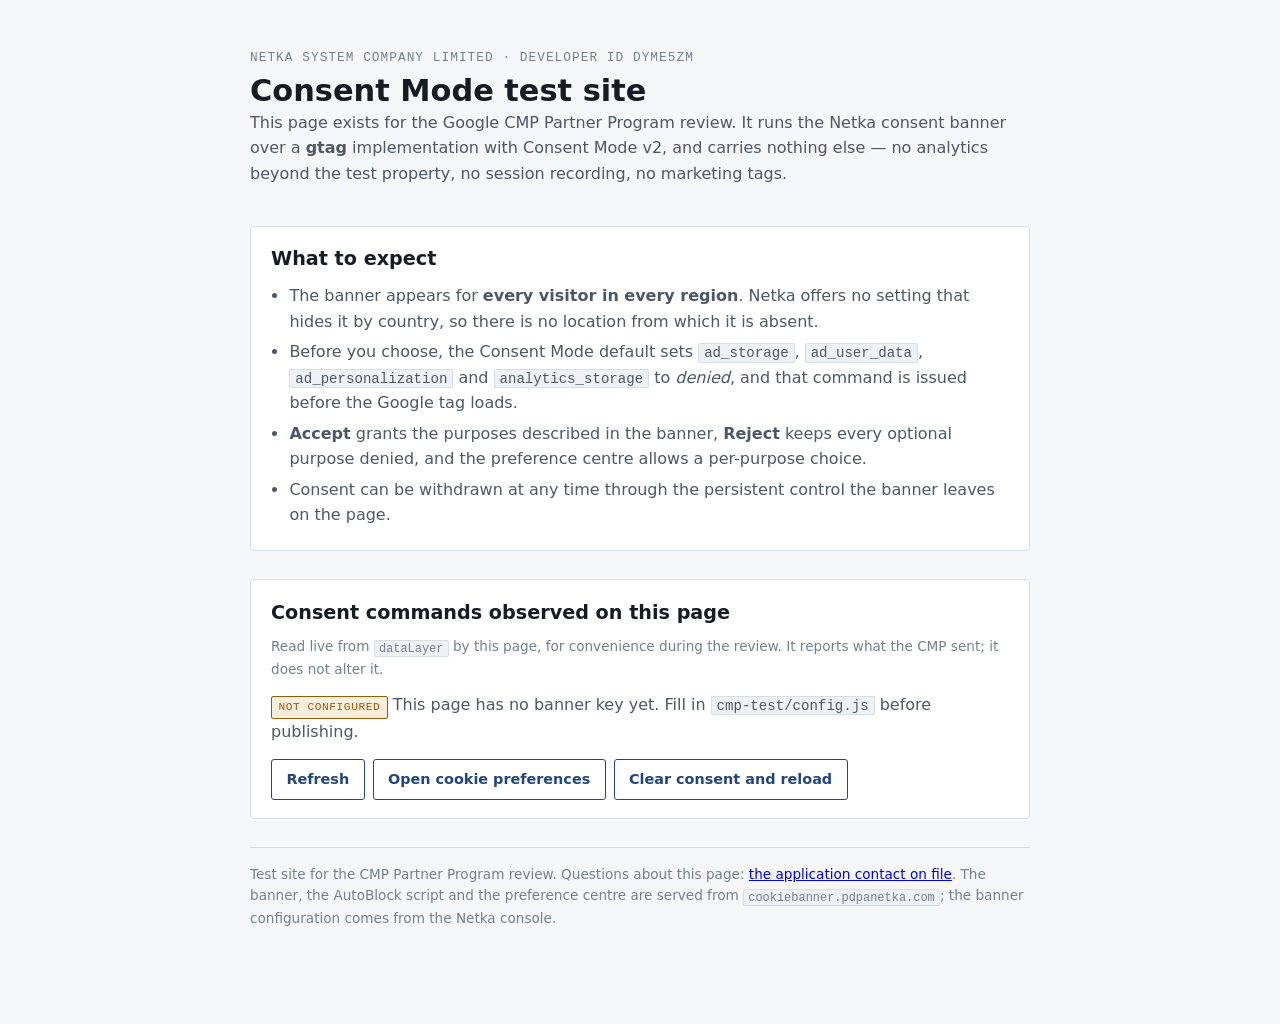
<file: cmp-test/index.html>
<!doctype html>
<html lang="en">
<head>
<meta charset="utf-8">
<meta name="viewport" content="width=device-width, initial-scale=1">
<title>Netka CMP — Consent Mode test site</title>
<meta name="robots" content="noindex">
<meta name="description" content="Public test page for the Google CMP Partner Program review: Netka consent banner with a gtag implementation and Consent Mode v2.">

<!--
  Google CMP Partner Program — test site.

  Load order is the point of this page and must not be rearranged:

    1. window.NKS_CONSENT_MODE_CONFIG   — read synchronously by AutoBlock
    2. nksAutoBlock.min.js              — sets the Consent Mode default
    3. the banner configuration fetch   — brings in the banner and preference UI
    4. gtag.js                          — must come after the default command

  Nothing else belongs on this page. No analytics, session recording, chat
  widget or marketing tag: anything that loads before step 2 cannot be blocked
  and would misrepresent the product.
-->

<script>
  // Consent Mode policy. The Netka banner is shown to every visitor, so the
  // region list is empty and consent is never granted for an absent banner.
  // Region-scoped defaults are a customer-side GTM tag setting, not a page one.
  window.NKS_CONSENT_MODE_CONFIG = {
    "mode": "advanced",
    "bannerRegions": [],
    "grantOutsideBannerRegions": false,
    "waitForUpdate": 2000
  };
</script>
<script src="https://cookiebanner.pdpanetka.com/nksAutoBlock.min.js"></script>
<script src="config.js"></script>
<script>
  (function () {
    var cfg = window.NKS_TEST_CONFIG || {};
    if (!cfg.cmpKey || cfg.cmpKey.charAt(0) === "<") {
      window.__nksTestConfigMissing = true;
      return;
    }
    fetch(cfg.cmpEndpoint + "?key=" + encodeURIComponent(cfg.cmpKey))
      .then(function (res) { return res.text(); })
      .then(function (html) {
        var fragment = document.createRange().createContextualFragment(html);
        // AutoBlock is already loaded above, early enough to block trackers.
        // The API response carries its own copy for integrations that have no
        // page snippet; running it twice would emit a second, late consent
        // default, so drop both copies here.
        fragment.querySelectorAll('script[src*="nksAutoBlock"]').forEach(function (el) { el.remove(); });
        fragment.querySelectorAll("script:not([src])").forEach(function (el) {
          if (el.textContent.indexOf("NKS_CONSENT_MODE_CONFIG") !== -1) el.remove();
        });
        document.body.appendChild(fragment);
      })
      .catch(function (err) {
        window.__nksTestFetchError = String(err && err.message);
        console.warn("banner configuration failed to load", err);
      });
  })();
</script>

<script>
  (function () {
    var id = (window.NKS_TEST_CONFIG || {}).ga4;
    if (!id || id.indexOf("XXXX") !== -1) return;
    var s = document.createElement("script");
    s.async = true;
    s.src = "https://www.googletagmanager.com/gtag/js?id=" + encodeURIComponent(id);
    document.head.appendChild(s);
    window.dataLayer = window.dataLayer || [];
    window.gtag = window.gtag || function () { window.dataLayer.push(arguments); };
    gtag("js", new Date());
    gtag("config", id);
  })();
</script>

<style>
  :root {
    --ground:#f5f7f9; --surface:#fff; --sunk:#eef1f5; --line:#d7dde5;
    --ink:#171c24; --ink-soft:#4d5765; --ink-faint:#737f8f;
    --accent:#23457f; --ok:#1a6b4a; --ok-soft:#e0f0e8; --warn:#97590a; --warn-soft:#fbeedb;
    --deny:#a52216; --deny-soft:#fbe6e3;
    --sans:"Segoe UI",system-ui,-apple-system,sans-serif;
    --mono:Consolas,"Cascadia Mono",ui-monospace,monospace;
  }
  @media (prefers-color-scheme: dark) {
    :root {
      --ground:#101319; --surface:#171b22; --sunk:#1d222b; --line:#2c333f;
      --ink:#e4e8ee; --ink-soft:#a8b2c0; --ink-faint:#7b8593;
      --accent:#8fb0e8; --ok:#6cc39b; --ok-soft:#142a21; --warn:#e0a75c; --warn-soft:#332613;
      --deny:#ee8377; --deny-soft:#331916;
    }
  }
  * { box-sizing:border-box; }
  body { margin:0; background:var(--ground); color:var(--ink); font-family:var(--sans); line-height:1.6; }
  .wrap { max-width:820px; margin:0 auto; padding:3rem 1.25rem 6rem; display:flex; flex-direction:column; gap:1.75rem; }
  .eyebrow { font-family:var(--mono); font-size:.8rem; letter-spacing:.08em; text-transform:uppercase; color:var(--ink-faint); }
  h1 { font-size:1.9rem; margin:.3rem 0 0; line-height:1.2; }
  h2 { font-size:1.2rem; margin:0 0 .5rem; }
  p { margin:0 0 .7rem; color:var(--ink-soft); }
  .card { background:var(--surface); border:1px solid var(--line); border-radius:4px; padding:1.1rem 1.25rem; }
  ul { margin:.2rem 0 0; padding-left:1.15rem; color:var(--ink-soft); }
  li { margin-bottom:.3rem; }
  code { font-family:var(--mono); font-size:.88em; background:var(--sunk); border:1px solid var(--line); border-radius:2px; padding:.05em .35em; }
  .actions { display:flex; flex-wrap:wrap; gap:.5rem; }
  button { font:inherit; font-size:.9rem; font-weight:600; padding:.5rem .9rem; border-radius:3px; cursor:pointer;
           border:1px solid var(--accent); background:transparent; color:var(--accent); }
  button:focus-visible { outline:2px solid var(--accent); outline-offset:2px; }
  table { width:100%; border-collapse:collapse; font-size:.85rem; }
  th, td { text-align:left; padding:.4rem .5rem; border-bottom:1px solid var(--line); vertical-align:top; font-family:var(--mono); }
  th { color:var(--ink-faint); font-weight:600; text-transform:uppercase; letter-spacing:.05em; font-size:.72rem; }
  tr:last-child td { border-bottom:0; }
  .granted { color:var(--ok); }
  .denied { color:var(--deny); }
  .pill { display:inline-block; font-family:var(--mono); font-size:.7rem; text-transform:uppercase; letter-spacing:.05em;
          padding:.1rem .4rem; border-radius:2px; border:1px solid; }
  .pill-ok { color:var(--ok); background:var(--ok-soft); border-color:var(--ok); }
  .pill-warn { color:var(--warn); background:var(--warn-soft); border-color:var(--warn); }
  .muted { color:var(--ink-faint); font-size:.85rem; }
  footer { color:var(--ink-faint); font-size:.85rem; border-top:1px solid var(--line); padding-top:1rem; }
</style>
</head>
<body>
<div class="wrap">

  <header>
    <div class="eyebrow">Netka System Company Limited &middot; Developer ID dYmE5Zm</div>
    <h1>Consent Mode test site</h1>
    <p>This page exists for the Google CMP Partner Program review. It runs the Netka consent banner over a
      <strong>gtag</strong> implementation with Consent Mode v2, and carries nothing else — no analytics beyond the test
      property, no session recording, no marketing tags.</p>
  </header>

  <section class="card">
    <h2>What to expect</h2>
    <ul>
      <li>The banner appears for <strong>every visitor in every region</strong>. Netka offers no setting that hides it by country, so there is no location from which it is absent.</li>
      <li>Before you choose, the Consent Mode default sets <code>ad_storage</code>, <code>ad_user_data</code>, <code>ad_personalization</code> and <code>analytics_storage</code> to <em>denied</em>, and that command is issued before the Google tag loads.</li>
      <li><strong>Accept</strong> grants the purposes described in the banner, <strong>Reject</strong> keeps every optional purpose denied, and the preference centre allows a per-purpose choice.</li>
      <li>Consent can be withdrawn at any time through the persistent control the banner leaves on the page.</li>
    </ul>
  </section>

  <section class="card">
    <h2>Consent commands observed on this page</h2>
    <p class="muted">Read live from <code>dataLayer</code> by this page, for convenience during the review. It reports what the CMP sent; it does not alter it.</p>
    <div id="readout"></div>
    <div class="actions" style="margin-top:.9rem">
      <button type="button" id="refresh">Refresh</button>
      <button type="button" id="reopen">Open cookie preferences</button>
      <button type="button" id="reset">Clear consent and reload</button>
    </div>
  </section>

  <footer>
    Test site for the CMP Partner Program review. Questions about this page:
    <a href="mailto:cmp-partner-program@google.com">the application contact on file</a>.
    The banner, the AutoBlock script and the preference centre are served from
    <code>cookiebanner.pdpanetka.com</code>; the banner configuration comes from the Netka console.
  </footer>

</div>

<script>
(function () {
  var TYPES = ["ad_storage", "ad_user_data", "ad_personalization", "analytics_storage",
               "functionality_storage", "personalization_storage", "security_storage"];

  function consentCommands() {
    var dl = window.dataLayer || [];
    var out = [];
    for (var i = 0; i < dl.length; i++) {
      var a = dl[i];
      if (a && a[0] === "consent" && (a[1] === "default" || a[1] === "update")) {
        out.push({ index: i, kind: a[1], payload: a[2] || {} });
      }
    }
    return out;
  }

  function firstGoogleTagIndex() {
    var dl = window.dataLayer || [];
    for (var i = 0; i < dl.length; i++) {
      var a = dl[i];
      if (a && (a[0] === "config" || a[0] === "js")) return i;
    }
    return -1;
  }

  function esc(v) {
    return String(v == null ? "" : v).replace(/&/g, "&amp;").replace(/</g, "&lt;").replace(/>/g, "&gt;");
  }

  function render() {
    var el = document.getElementById("readout");

    if (window.__nksTestConfigMissing) {
      el.innerHTML = '<p><span class="pill pill-warn">Not configured</span> ' +
        'This page has no banner key yet. Fill in <code>cmp-test/config.js</code> before publishing.</p>';
      return;
    }

    var cmds = consentCommands();
    if (!cmds.length) {
      el.innerHTML = '<p><span class="pill pill-warn">Waiting</span> No consent command has been observed yet.' +
        (window.__nksTestFetchError ? ' The banner configuration failed to load: <code>' + esc(window.__nksTestFetchError) + '</code>' : '') +
        '</p>';
      return;
    }

    var tagAt = firstGoogleTagIndex();
    var defaultAt = cmds[0].index;
    var ordered = tagAt === -1 || defaultAt < tagAt;

    var html = '<p>' +
      '<span class="pill ' + (ordered ? "pill-ok" : "pill-warn") + '">' +
      (ordered ? "Default precedes the Google tag" : "Google tag ran first") + '</span></p>';

    html += '<table><thead><tr><th>#</th><th>command</th>';
    TYPES.forEach(function (t) { html += "<th>" + t.replace("_storage", "") + "</th>"; });
    html += "<th>region</th><th>wait</th></tr></thead><tbody>";

    cmds.forEach(function (c) {
      html += "<tr><td>" + c.index + "</td><td>" + esc(c.kind) + "</td>";
      TYPES.forEach(function (t) {
        var v = c.payload[t];
        html += "<td class='" + (v === "granted" ? "granted" : v === "denied" ? "denied" : "") + "'>" +
          (v === undefined ? "&middot;" : esc(v === "granted" ? "grant" : "deny")) + "</td>";
      });
      var region = c.payload.region ? [].concat(c.payload.region).join(" ") : "&middot;";
      html += "<td>" + region + "</td><td>" + (c.payload.wait_for_update || "&middot;") + "</td></tr>";
    });

    html += "</tbody></table>";
    el.innerHTML = html;
  }

  document.getElementById("refresh").addEventListener("click", render);

  document.getElementById("reopen").addEventListener("click", function () {
    var revoke = document.querySelector(".cc-revoke");
    if (revoke) { revoke.click(); return; }
    if (window.CookieConsent && typeof window.CookieConsent.showSettings === "function") {
      window.CookieConsent.showSettings();
      return;
    }
    alert("The preference control has not loaded yet. Wait a moment and try again.");
  });

  document.getElementById("reset").addEventListener("click", function () {
    ["cookieconsent_status", "cconsent"].forEach(function (name) {
      var host = location.hostname;
      document.cookie = name + "=; expires=Thu, 01 Jan 1970 00:00:00 GMT; path=/";
      document.cookie = name + "=; expires=Thu, 01 Jan 1970 00:00:00 GMT; path=/; domain=" + host;
      document.cookie = name + "=; expires=Thu, 01 Jan 1970 00:00:00 GMT; path=/; domain=." + host;
    });
    location.reload();
  });

  render();
  // The banner arrives after a network round trip, and consent updates follow a
  // click, so poll briefly rather than asking the reviewer to press Refresh.
  var ticks = 0;
  var timer = setInterval(function () {
    render();
    if (++ticks > 40) clearInterval(timer);
  }, 1000);
})();
</script>
</body>
</html>
</file>
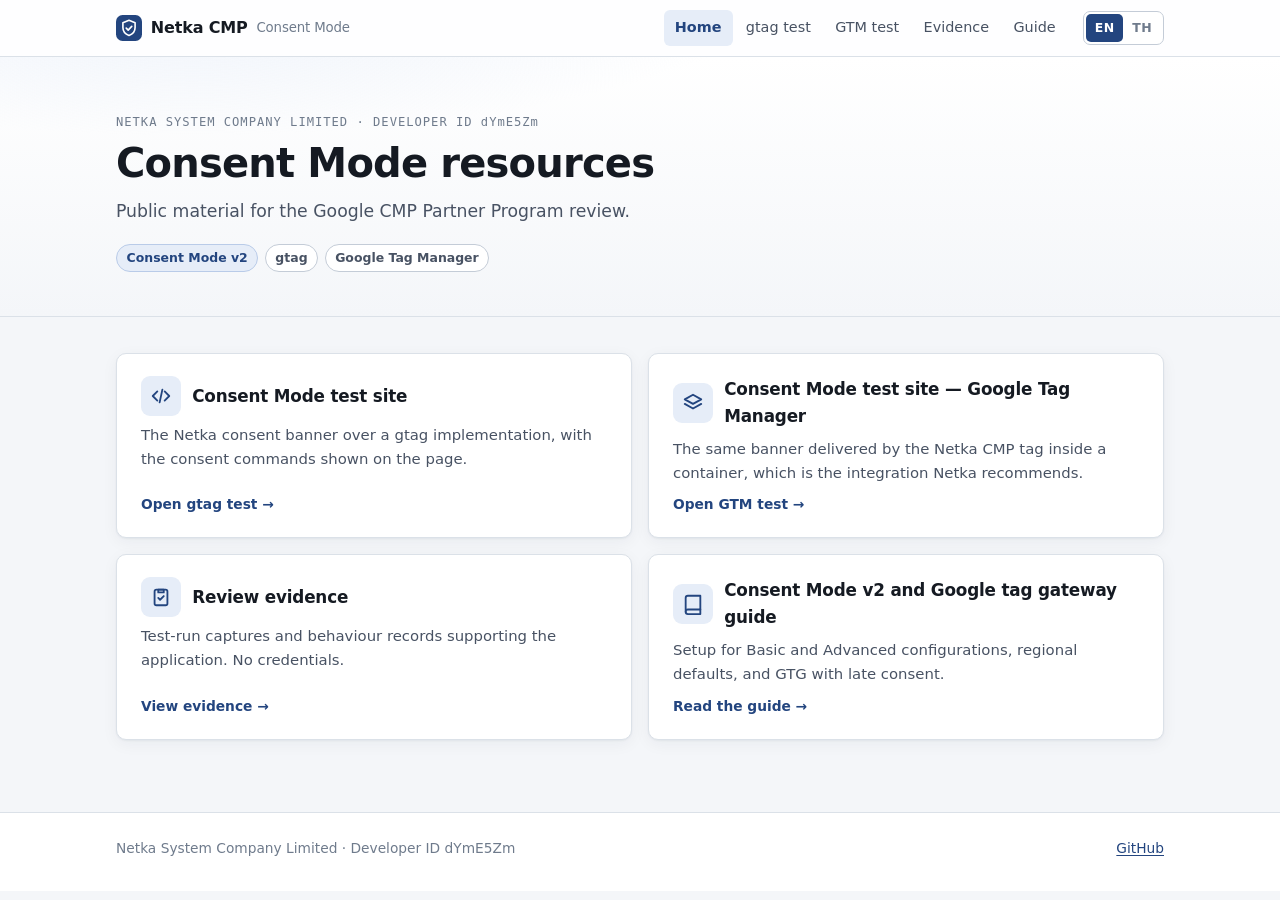
<file: docs/index.html>
<!doctype html>
<html lang="en" data-lang="en">
<head>
<meta charset="utf-8">
<meta name="viewport" content="width=device-width, initial-scale=1">
<title data-th="Netka CMP — แหล่งข้อมูล Consent Mode">Netka CMP — Consent Mode resources</title>
<meta name="robots" content="noindex">
<link rel="stylesheet" href="assets/site.css">
<script src="assets/site.js"></script>
</head>
<body>

<header class="topbar">
  <div class="topbar-in">
    <a class="brand" href="./"><svg viewBox="0 0 32 32" aria-hidden="true"><rect width="32" height="32" rx="8" fill="#23457f"/><path d="M16 6.5l7.5 3v6c0 4.6-3.1 8.3-7.5 9.8-4.4-1.5-7.5-5.2-7.5-9.8v-6z" fill="none" stroke="#fff" stroke-width="2" stroke-linejoin="round"/><path d="M12.6 16.2l2.4 2.4 4.4-4.6" fill="none" stroke="#fff" stroke-width="2" stroke-linecap="round" stroke-linejoin="round"/></svg>Netka CMP <small>Consent Mode</small></a>
    <nav class="nav" aria-label="Pages">
      <a href="./" aria-current="page"><span data-l="en">Home</span><span data-l="th">หน้าแรก</span></a>
      <a href="cmp-test/"><span data-l="en">gtag test</span><span data-l="th">ทดสอบ gtag</span></a>
      <a href="cmp-test-gtm/"><span data-l="en">GTM test</span><span data-l="th">ทดสอบ GTM</span></a>
      <a href="evidence/"><span data-l="en">Evidence</span><span data-l="th">หลักฐาน</span></a>
      <a href="guide/"><span data-l="en">Guide</span><span data-l="th">คู่มือ</span></a>
    </nav>
    <div class="lang" role="group" aria-label="Language / ภาษา">
      <button type="button" data-set-lang="en" aria-pressed="true">EN</button>
      <button type="button" data-set-lang="th" aria-pressed="false">TH</button>
    </div>
  </div>
</header>

<section class="hero">
  <div class="hero-in">
    <div class="eyebrow"><span data-l="en">Netka System Company Limited</span><span data-l="th">บริษัท เน็ตก้า ซิสเต็ม จำกัด</span> &middot; Developer ID <span class="id">dYmE5Zm</span></div>
    <h1><span data-l="en">Consent Mode resources</span><span data-l="th">แหล่งข้อมูล Consent Mode</span></h1>
    <p class="lead">
      <span data-l="en">Public material for the Google CMP Partner Program review.</span>
      <span data-l="th">เอกสารสาธารณะสำหรับการพิจารณา Google CMP Partner Program</span>
    </p>
    <div class="chips">
      <span class="chip chip-accent">Consent Mode v2</span>
      <span class="chip">gtag</span>
      <span class="chip">Google Tag Manager</span>
    </div>
  </div>
</section>

<main class="main">
  <div class="tiles">
    <a class="tile" href="cmp-test/">
      <div class="tile-head">
        <span class="icon"><svg viewBox="0 0 24 24" fill="none" stroke="currentColor" stroke-width="2" stroke-linecap="round" stroke-linejoin="round" aria-hidden="true"><path d="M8 7l-5 5 5 5M16 7l5 5-5 5M13.5 5l-3 14"/></svg></span>
        <strong><span data-l="en">Consent Mode test site</span><span data-l="th">หน้าทดสอบ Consent Mode</span></strong>
      </div>
      <p>
        <span data-l="en">The Netka consent banner over a gtag implementation, with the consent commands shown on the page.</span>
        <span data-l="th">แบนเนอร์ขอความยินยอมของ Netka บนเว็บที่ติดตั้งแบบ gtag พร้อมแสดงคำสั่ง consent บนหน้าเว็บ</span>
      </p>
      <span class="go"><span data-l="en">Open gtag test →</span><span data-l="th">เปิดหน้าทดสอบ gtag →</span></span>
    </a>

    <a class="tile" href="cmp-test-gtm/">
      <div class="tile-head">
        <span class="icon"><svg viewBox="0 0 24 24" fill="none" stroke="currentColor" stroke-width="2" stroke-linecap="round" stroke-linejoin="round" aria-hidden="true"><path d="M12 3l9 5-9 5-9-5 9-5z"/><path d="M3 13l9 5 9-5"/></svg></span>
        <strong><span data-l="en">Consent Mode test site — Google Tag Manager</span><span data-l="th">หน้าทดสอบ Consent Mode — Google Tag Manager</span></strong>
      </div>
      <p>
        <span data-l="en">The same banner delivered by the Netka CMP tag inside a container, which is the integration Netka recommends.</span>
        <span data-l="th">แบนเนอร์ตัวเดียวกันที่ส่งผ่าน Netka CMP tag ใน container ซึ่งเป็นวิธีติดตั้งที่ Netka แนะนำ</span>
      </p>
      <span class="go"><span data-l="en">Open GTM test →</span><span data-l="th">เปิดหน้าทดสอบ GTM →</span></span>
    </a>

    <a class="tile" href="evidence/">
      <div class="tile-head">
        <span class="icon"><svg viewBox="0 0 24 24" fill="none" stroke="currentColor" stroke-width="2" stroke-linecap="round" stroke-linejoin="round" aria-hidden="true"><rect x="5" y="4" width="14" height="17" rx="2"/><path d="M9 4h6v3H9zM9 13l2 2 4-4"/></svg></span>
        <strong><span data-l="en">Review evidence</span><span data-l="th">หลักฐานประกอบการพิจารณา</span></strong>
      </div>
      <p>
        <span data-l="en">Test-run captures and behaviour records supporting the application. No credentials.</span>
        <span data-l="th">ภาพผลการทดสอบและบันทึกการทำงานที่ใช้ประกอบใบสมัคร ไม่มีข้อมูลรหัสผ่านหรือคีย์ใด ๆ</span>
      </p>
      <span class="go"><span data-l="en">View evidence →</span><span data-l="th">ดูหลักฐาน →</span></span>
    </a>

    <a class="tile" href="guide/">
      <div class="tile-head">
        <span class="icon"><svg viewBox="0 0 24 24" fill="none" stroke="currentColor" stroke-width="2" stroke-linecap="round" stroke-linejoin="round" aria-hidden="true"><path d="M4 5.5A2.5 2.5 0 016.5 3H20v15H6.5A2.5 2.5 0 004 20.5z"/><path d="M4 20.5A2.5 2.5 0 006.5 23H20v-5"/></svg></span>
        <strong><span data-l="en">Consent Mode v2 and Google tag gateway guide</span><span data-l="th">คู่มือ Consent Mode v2 และ Google tag gateway</span></strong>
      </div>
      <p>
        <span data-l="en">Setup for Basic and Advanced configurations, regional defaults, and GTG with late consent.</span>
        <span data-l="th">การตั้งค่าแบบ Basic และ Advanced ค่าเริ่มต้นรายภูมิภาค และการใช้ GTG เมื่อพบ late consent</span>
      </p>
      <span class="go"><span data-l="en">Read the guide →</span><span data-l="th">อ่านคู่มือ →</span></span>
    </a>
  </div>
</main>

<footer class="foot">
  <div class="foot-in">
    <p><span data-l="en">Netka System Company Limited</span><span data-l="th">บริษัท เน็ตก้า ซิสเต็ม จำกัด</span> &middot; Developer ID dYmE5Zm</p>
    <p><a href="https://github.com/netkasystem/NDPP-CMP-Template">GitHub</a></p>
  </div>
</footer>

</body>
</html>
</file>
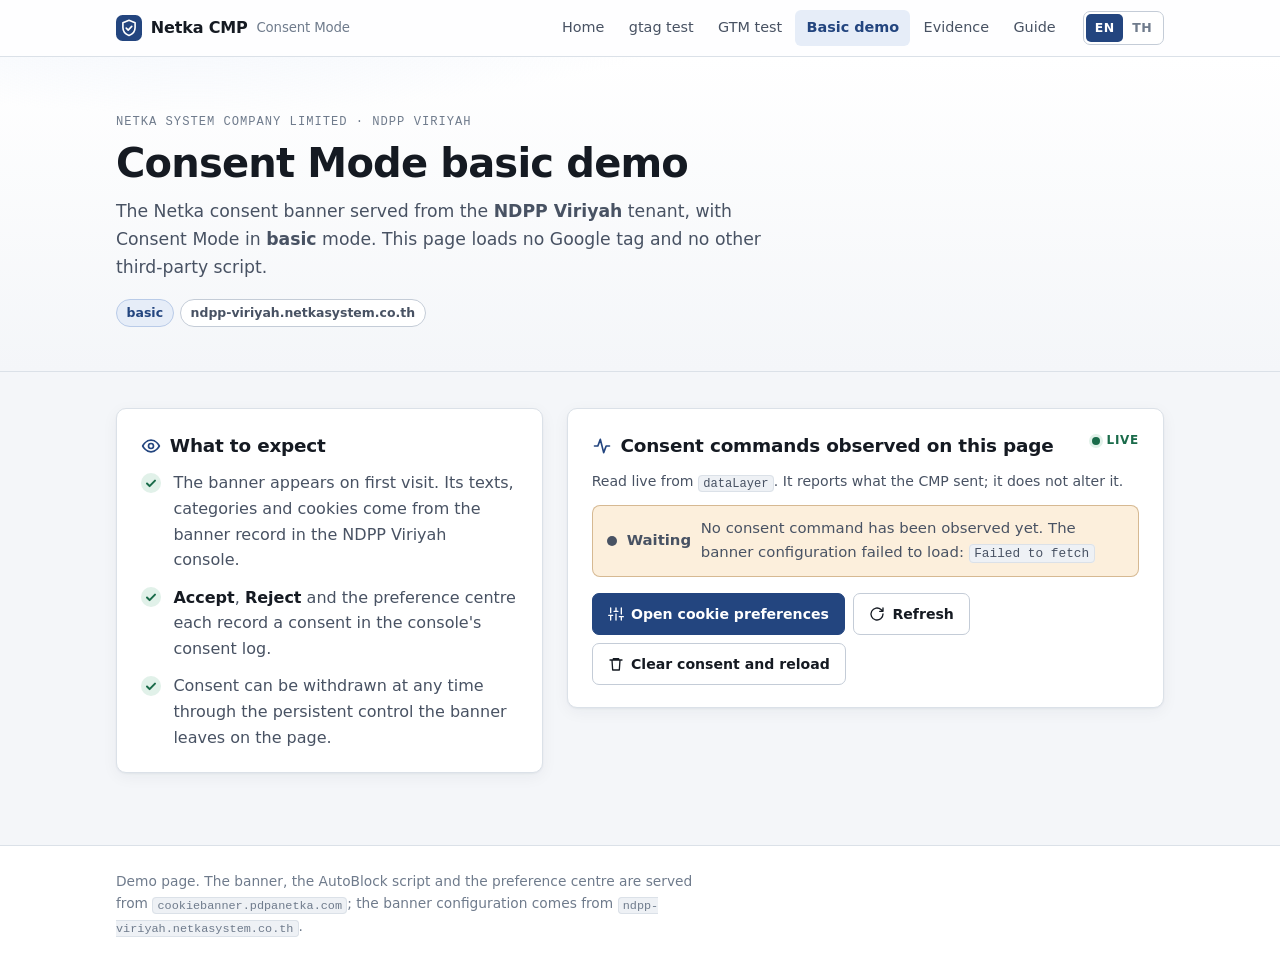
<file: docs/cmp-demo/index.html>
<!doctype html>
<html lang="en" data-lang="en">
<head>
<meta charset="utf-8">
<meta name="viewport" content="width=device-width, initial-scale=1">
<title data-th="Netka CMP — เดโม Basic mode (NDPP Viriyah)">Netka CMP — Basic mode demo (NDPP Viriyah)</title>
<meta name="robots" content="noindex">
<meta name="description" content="Demo page: Netka consent banner served from the NDPP Viriyah tenant with Consent Mode in basic mode.">

<!--
  Demo of the Netka banner served from the NDPP Viriyah tenant
  (ndpp-viriyah.netkasystem.co.th), Consent Mode "basic".

  The snippet below is the one the console hands out, unchanged apart from
  recording a fetch error for the readout. Keep the load order:
    1. window.NKS_CONSENT_MODE_CONFIG   — read synchronously by AutoBlock
    2. nksAutoBlock.min.js
    3. the banner configuration fetch

  The key belongs to a banner record whose domain is netkasystem.github.io,
  created for this page. Never replace it with a customer site's key: this
  repository is public.
-->

<script>
  window.NKS_CONSENT_MODE_CONFIG = {
    "mode": "basic",
    "bannerRegions": [],
    "grantOutsideBannerRegions": false,
    "waitForUpdate": 2000
  };
</script>
<script src="https://cookiebanner.pdpanetka.com/nksAutoBlock.min.js"></script>
<script>
  var defaultlang = "en";
  document.cookie = "default_cookie_language" + "=" + defaultlang + ";path=/;SameSite=Lax";
  fetch("https://ndpp-viriyah.netkasystem.co.th/api/cookie/cookiesetting?key=NIi55jzkApzJ4mnmHtxS2A%3d%3d")
    .then((res) => res.text())
    .then((html) => {
      var documentFragment = document.createRange().createContextualFragment(html);
      documentFragment.querySelectorAll('script[src*="nksAutoBlock"]')
        .forEach((el) => el.remove());
      documentFragment.querySelectorAll('script:not([src])')
        .forEach((el) => {
          if (el.textContent.indexOf('NKS_CONSENT_MODE_CONFIG') !== -1) el.remove();
        });
      document.body.appendChild(documentFragment);
    })
    .catch((err) => {
      window.__nksTestFetchError = String(err && err.message);
      console.warn('API went wrong.', err);
    });
</script>

<link rel="stylesheet" href="../assets/site.css">
<script src="../assets/site.js"></script>
</head>
<body>

<header class="topbar">
  <div class="topbar-in">
    <a class="brand" href="../"><svg viewBox="0 0 32 32" aria-hidden="true"><rect width="32" height="32" rx="8" fill="#23457f"/><path d="M16 6.5l7.5 3v6c0 4.6-3.1 8.3-7.5 9.8-4.4-1.5-7.5-5.2-7.5-9.8v-6z" fill="none" stroke="#fff" stroke-width="2" stroke-linejoin="round"/><path d="M12.6 16.2l2.4 2.4 4.4-4.6" fill="none" stroke="#fff" stroke-width="2" stroke-linecap="round" stroke-linejoin="round"/></svg>Netka CMP <small>Consent Mode</small></a>
    <nav class="nav" aria-label="Pages">
      <a href="../"><span data-l="en">Home</span><span data-l="th">หน้าแรก</span></a>
      <a href="../cmp-test/"><span data-l="en">gtag test</span><span data-l="th">ทดสอบ gtag</span></a>
      <a href="../cmp-test-gtm/"><span data-l="en">GTM test</span><span data-l="th">ทดสอบ GTM</span></a>
      <a href="../cmp-demo/" aria-current="page"><span data-l="en">Basic demo</span><span data-l="th">เดโม Basic</span></a>
      <a href="../evidence/"><span data-l="en">Evidence</span><span data-l="th">หลักฐาน</span></a>
      <a href="../guide/"><span data-l="en">Guide</span><span data-l="th">คู่มือ</span></a>
    </nav>
    <div class="lang" role="group" aria-label="Language / ภาษา">
      <button type="button" data-set-lang="en" aria-pressed="true">EN</button>
      <button type="button" data-set-lang="th" aria-pressed="false">TH</button>
    </div>
  </div>
</header>

<section class="hero">
  <div class="hero-in">
    <div class="eyebrow"><span data-l="en">Netka System Company Limited</span><span data-l="th">บริษัท เน็ตก้า ซิสเต็ม จำกัด</span> &middot; NDPP Viriyah</div>
    <h1><span data-l="en">Consent Mode basic demo</span><span data-l="th">เดโม Consent Mode แบบ Basic</span></h1>
    <p class="lead"><span data-l="en">The Netka consent banner served from the <strong>NDPP Viriyah</strong> tenant, with Consent Mode in <strong>basic</strong> mode. This page loads no Google tag and no other third-party script.</span><span data-l="th">แบนเนอร์ขอความยินยอมของ Netka ที่ให้บริการจาก tenant <strong>NDPP Viriyah</strong> โดยตั้ง Consent Mode เป็นแบบ <strong>basic</strong> หน้านี้ไม่โหลด Google tag หรือสคริปต์ของบุคคลที่สามอื่นใด</span></p>
    <div class="chips">
      <span class="chip chip-accent">basic</span>
      <span class="chip">ndpp-viriyah.netkasystem.co.th</span>
    </div>
  </div>
</section>

<main class="main">
  <div class="split">
    <section class="card">
      <h2><svg viewBox="0 0 24 24" fill="none" stroke="currentColor" stroke-width="2" stroke-linecap="round" stroke-linejoin="round" aria-hidden="true"><path d="M2 12s3.6-7 10-7 10 7 10 7-3.6 7-10 7S2 12 2 12z"/><circle cx="12" cy="12" r="3"/></svg><span data-l="en">What to expect</span><span data-l="th">สิ่งที่จะเห็นในหน้านี้</span></h2>
      <ul class="checks">
        <li><div><span data-l="en">The banner appears on first visit. Its texts, categories and cookies come from the banner record in the NDPP Viriyah console.</span><span data-l="th">แบนเนอร์แสดงเมื่อเข้าครั้งแรก ข้อความ หมวดหมู่ และคุกกี้มาจาก banner record ใน NDPP Viriyah console</span></div></li>
        <li><div><span data-l="en"><strong>Accept</strong>, <strong>Reject</strong> and the preference centre each record a consent in the console's consent log.</span><span data-l="th"><strong>ยอมรับ</strong> <strong>ปฏิเสธ</strong> และศูนย์การตั้งค่า จะบันทึกความยินยอมลง consent log ของ console ทุกครั้ง</span></div></li>
        <li><div><span data-l="en">Consent can be withdrawn at any time through the persistent control the banner leaves on the page.</span><span data-l="th">ถอนความยินยอมได้ทุกเมื่อผ่านปุ่มที่แบนเนอร์วางไว้บนหน้าเว็บตลอดเวลา</span></div></li>
      </ul>
    </section>

    <section class="card">
      <div class="readout-head">
        <h2><svg viewBox="0 0 24 24" fill="none" stroke="currentColor" stroke-width="2" stroke-linecap="round" stroke-linejoin="round" aria-hidden="true"><path d="M3 12h4l3-8 4 16 3-8h4"/></svg><span data-l="en">Consent commands observed on this page</span><span data-l="th">คำสั่ง consent ที่ตรวจพบในหน้านี้</span></h2>
        <span class="live"><span data-l="en">Live</span><span data-l="th">สด</span></span>
      </div>
      <p class="muted"><span data-l="en">Read live from <code>dataLayer</code>. It reports what the CMP sent; it does not alter it.</span><span data-l="th">อ่านค่าสดจาก <code>dataLayer</code> แสดงเฉพาะสิ่งที่ CMP ส่งออกมา โดยไม่แก้ไขค่าใด ๆ</span></p>
      <div id="readout" aria-live="polite"></div>
      <div class="actions">
        <button type="button" class="btn btn-primary" id="reopen"><svg viewBox="0 0 24 24" fill="none" stroke="currentColor" stroke-width="2" stroke-linecap="round" stroke-linejoin="round" aria-hidden="true"><path d="M4 21v-7M4 10V3M12 21v-9M12 8V3M20 21v-5M20 12V3M1 14h6M9 8h6M17 16h6"/></svg><span data-l="en">Open cookie preferences</span><span data-l="th">เปิดการตั้งค่าคุกกี้</span></button>
        <button type="button" class="btn" id="refresh"><svg viewBox="0 0 24 24" fill="none" stroke="currentColor" stroke-width="2" stroke-linecap="round" stroke-linejoin="round" aria-hidden="true"><path d="M21 12a9 9 0 11-3-6.7L21 8M21 3v5h-5"/></svg><span data-l="en">Refresh</span><span data-l="th">รีเฟรช</span></button>
        <button type="button" class="btn" id="reset"><svg viewBox="0 0 24 24" fill="none" stroke="currentColor" stroke-width="2" stroke-linecap="round" stroke-linejoin="round" aria-hidden="true"><path d="M3 6h18M8 6V4h8v2M6 6l1 15h10l1-15"/></svg><span data-l="en">Clear consent and reload</span><span data-l="th">ล้างความยินยอมแล้วโหลดใหม่</span></button>
      </div>
    </section>
  </div>
</main>

<footer class="foot">
  <div class="foot-in">
    <p><span data-l="en">Demo page. The banner, the AutoBlock script and the preference centre are served from <code>cookiebanner.pdpanetka.com</code>; the banner configuration comes from <code>ndpp-viriyah.netkasystem.co.th</code>.</span><span data-l="th">หน้าเดโม แบนเนอร์ สคริปต์ AutoBlock และศูนย์การตั้งค่าให้บริการจาก <code>cookiebanner.pdpanetka.com</code> ส่วนการตั้งค่าแบนเนอร์มาจาก <code>ndpp-viriyah.netkasystem.co.th</code></span></p>
  </div>
</footer>

<script src="../consent-readout.js"></script>
</body>
</html>
</file>
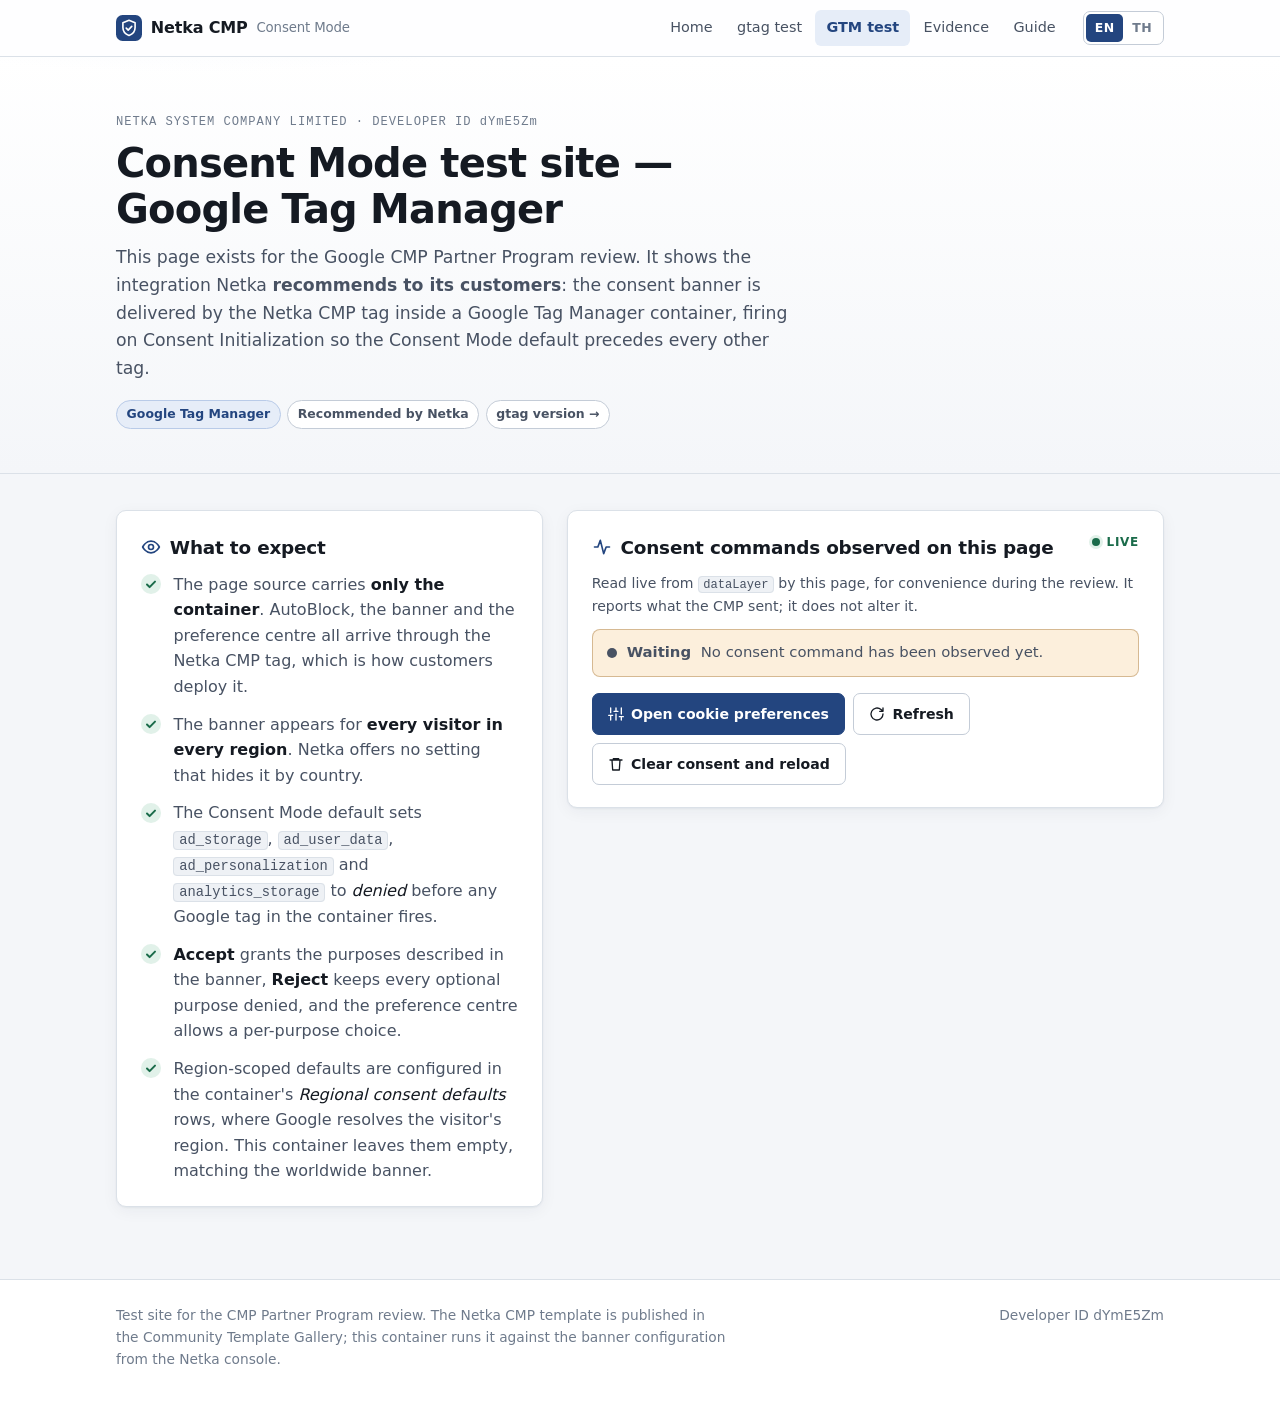
<file: docs/cmp-test-gtm/index.html>
<!doctype html>
<html lang="en" data-lang="en">
<head>
<meta charset="utf-8">
<meta name="viewport" content="width=device-width, initial-scale=1">
<title data-th="Netka CMP — หน้าทดสอบ Consent Mode (GTM)">Netka CMP — Consent Mode test site (GTM)</title>
<meta name="robots" content="noindex">
<meta name="description" content="Public test page for the Google CMP Partner Program review: Netka consent banner delivered through the Netka CMP tag in Google Tag Manager.">

<!--
  Google CMP Partner Program — test site, Google Tag Manager route.

  This is the integration Netka recommends to customers, so it is the one that
  reflects real deployments. The page itself carries NOTHING but the container:

    1. config.js            — ids only, no behaviour
    2. the GTM container    — everything else arrives through it

  The Netka CMP tag inside the container is what loads the CMP and sets the
  Consent Mode default. It must fire on the "Consent Initialization - All Pages"
  trigger so it runs before every other tag in the container; a Page View or a
  custom trigger is too late and the default would arrive after the Google tags.

  Do not add AutoBlock, the banner scripts or a gtag snippet to this page. On
  this route the container owns all of it, and a second copy on the page would
  emit a competing consent default.
-->

<script src="../cmp-test/config.js"></script>
<script>
  (function () {
    var id = (window.NKS_TEST_CONFIG || {}).gtm;
    if (!id || id.indexOf("XXXX") !== -1) { window.__nksTestConfigMissing = true; return; }
    (function (w, d, s, l, i) {
      w[l] = w[l] || [];
      w[l].push({ "gtm.start": new Date().getTime(), event: "gtm.js" });
      var f = d.getElementsByTagName(s)[0],
          j = d.createElement(s),
          dl = l !== "dataLayer" ? "&l=" + l : "";
      j.async = true;
      j.src = "https://www.googletagmanager.com/gtm.js?id=" + i + dl;
      f.parentNode.insertBefore(j, f);
    })(window, document, "script", "dataLayer", id);
  })();
</script>

<link rel="stylesheet" href="../assets/site.css">
<script src="../assets/site.js"></script>
</head>
<body>
<noscript><iframe src="https://www.googletagmanager.com/ns.html?id=GTM-5N3PMSTH"
  height="0" width="0" style="display:none;visibility:hidden"></iframe></noscript>

<header class="topbar">
  <div class="topbar-in">
    <a class="brand" href="../"><svg viewBox="0 0 32 32" aria-hidden="true"><rect width="32" height="32" rx="8" fill="#23457f"/><path d="M16 6.5l7.5 3v6c0 4.6-3.1 8.3-7.5 9.8-4.4-1.5-7.5-5.2-7.5-9.8v-6z" fill="none" stroke="#fff" stroke-width="2" stroke-linejoin="round"/><path d="M12.6 16.2l2.4 2.4 4.4-4.6" fill="none" stroke="#fff" stroke-width="2" stroke-linecap="round" stroke-linejoin="round"/></svg>Netka CMP <small>Consent Mode</small></a>
    <nav class="nav" aria-label="Pages">
      <a href="../"><span data-l="en">Home</span><span data-l="th">หน้าแรก</span></a>
      <a href="../cmp-test/"><span data-l="en">gtag test</span><span data-l="th">ทดสอบ gtag</span></a>
      <a href="../cmp-test-gtm/" aria-current="page"><span data-l="en">GTM test</span><span data-l="th">ทดสอบ GTM</span></a>
      <a href="../evidence/"><span data-l="en">Evidence</span><span data-l="th">หลักฐาน</span></a>
      <a href="../guide/"><span data-l="en">Guide</span><span data-l="th">คู่มือ</span></a>
    </nav>
    <div class="lang" role="group" aria-label="Language / ภาษา">
      <button type="button" data-set-lang="en" aria-pressed="true">EN</button>
      <button type="button" data-set-lang="th" aria-pressed="false">TH</button>
    </div>
  </div>
</header>

<section class="hero">
  <div class="hero-in">
    <div class="eyebrow"><span data-l="en">Netka System Company Limited</span><span data-l="th">บริษัท เน็ตก้า ซิสเต็ม จำกัด</span> &middot; Developer ID <span class="id">dYmE5Zm</span></div>
    <h1><span data-l="en">Consent Mode test site — Google Tag Manager</span><span data-l="th">หน้าทดสอบ Consent Mode — Google Tag Manager</span></h1>
    <p class="lead"><span data-l="en">This page exists for the Google CMP Partner Program review. It shows the integration Netka <strong>recommends to its customers</strong>: the consent banner is delivered by the Netka CMP tag inside a Google Tag Manager container, firing on Consent Initialization so the Consent Mode default precedes every other tag.</span><span data-l="th">หน้านี้มีไว้สำหรับการพิจารณา Google CMP Partner Program และแสดงวิธีติดตั้งที่ Netka <strong>แนะนำให้ลูกค้าใช้</strong> คือส่งแบนเนอร์ขอความยินยอมผ่าน Netka CMP tag ใน container ของ Google Tag Manager ซึ่งทำงานที่ Consent Initialization เพื่อให้ค่าเริ่มต้นของ Consent Mode มาก่อน tag อื่นทุกตัว</span></p>
    <div class="chips">
      <span class="chip chip-accent">Google Tag Manager</span>
      <span class="chip"><span data-l="en">Recommended by Netka</span><span data-l="th">Netka แนะนำ</span></span>
      <a class="chip" href="../cmp-test/"><span data-l="en">gtag version →</span><span data-l="th">เวอร์ชัน gtag →</span></a>
    </div>
  </div>
</section>

<main class="main">
  <div class="split">
    <section class="card">
      <h2><svg viewBox="0 0 24 24" fill="none" stroke="currentColor" stroke-width="2" stroke-linecap="round" stroke-linejoin="round" aria-hidden="true"><path d="M2 12s3.6-7 10-7 10 7 10 7-3.6 7-10 7S2 12 2 12z"/><circle cx="12" cy="12" r="3"/></svg><span data-l="en">What to expect</span><span data-l="th">สิ่งที่จะเห็นในหน้านี้</span></h2>
      <ul class="checks">
        <li><div><span data-l="en">The page source carries <strong>only the container</strong>. AutoBlock, the banner and the preference centre all arrive through the Netka CMP tag, which is how customers deploy it.</span><span data-l="th">ซอร์สของหน้านี้มี<strong>เพียง container เท่านั้น</strong> AutoBlock แบนเนอร์ และศูนย์การตั้งค่า ทั้งหมดมาผ่าน Netka CMP tag ซึ่งเป็นวิธีเดียวกับที่ลูกค้าติดตั้งจริง</span></div></li>
        <li><div><span data-l="en">The banner appears for <strong>every visitor in every region</strong>. Netka offers no setting that hides it by country.</span><span data-l="th">แบนเนอร์แสดงกับ<strong>ผู้เข้าชมทุกคนในทุกภูมิภาค</strong> Netka ไม่มีการตั้งค่าให้ซ่อนแบนเนอร์ตามประเทศ</span></div></li>
        <li><div><span data-l="en">The Consent Mode default sets <code>ad_storage</code>, <code>ad_user_data</code>, <code>ad_personalization</code> and <code>analytics_storage</code> to <em>denied</em> before any Google tag in the container fires.</span><span data-l="th">ค่าเริ่มต้นของ Consent Mode ตั้ง <code>ad_storage</code>, <code>ad_user_data</code>, <code>ad_personalization</code> และ <code>analytics_storage</code> เป็น <em>denied</em> ก่อนที่ Google tag ตัวใดใน container จะทำงาน</span></div></li>
        <li><div><span data-l="en"><strong>Accept</strong> grants the purposes described in the banner, <strong>Reject</strong> keeps every optional purpose denied, and the preference centre allows a per-purpose choice.</span><span data-l="th"><strong>ยอมรับ</strong> จะอนุญาตเฉพาะวัตถุประสงค์ที่อธิบายไว้ในแบนเนอร์ <strong>ปฏิเสธ</strong> จะคงวัตถุประสงค์ที่ไม่จำเป็นทั้งหมดไว้เป็น denied และศูนย์การตั้งค่าให้เลือกได้ทีละวัตถุประสงค์</span></div></li>
        <li><div><span data-l="en">Region-scoped defaults are configured in the container's <em>Regional consent defaults</em> rows, where Google resolves the visitor's region. This container leaves them empty, matching the worldwide banner.</span><span data-l="th">ค่าเริ่มต้นรายภูมิภาคตั้งได้ในแถว <em>Regional consent defaults</em> ของ container ซึ่ง Google เป็นผู้ระบุภูมิภาคของผู้เข้าชม container นี้เว้นว่างไว้ ให้สอดคล้องกับแบนเนอร์ที่แสดงทั่วโลก</span></div></li>
      </ul>
    </section>

    <section class="card">
      <div class="readout-head">
        <h2><svg viewBox="0 0 24 24" fill="none" stroke="currentColor" stroke-width="2" stroke-linecap="round" stroke-linejoin="round" aria-hidden="true"><path d="M3 12h4l3-8 4 16 3-8h4"/></svg><span data-l="en">Consent commands observed on this page</span><span data-l="th">คำสั่ง consent ที่ตรวจพบในหน้านี้</span></h2>
        <span class="live"><span data-l="en">Live</span><span data-l="th">สด</span></span>
      </div>
      <p class="muted"><span data-l="en">Read live from <code>dataLayer</code> by this page, for convenience during the review. It reports what the CMP sent; it does not alter it.</span><span data-l="th">หน้านี้อ่านค่าสดจาก <code>dataLayer</code> เพื่อให้ตรวจสอบได้สะดวก แสดงเฉพาะสิ่งที่ CMP ส่งออกมา โดยไม่แก้ไขค่าใด ๆ</span></p>
      <div id="readout" aria-live="polite"></div>
      <div class="actions">
        <button type="button" class="btn btn-primary" id="reopen"><svg viewBox="0 0 24 24" fill="none" stroke="currentColor" stroke-width="2" stroke-linecap="round" stroke-linejoin="round" aria-hidden="true"><path d="M4 21v-7M4 10V3M12 21v-9M12 8V3M20 21v-5M20 12V3M1 14h6M9 8h6M17 16h6"/></svg><span data-l="en">Open cookie preferences</span><span data-l="th">เปิดการตั้งค่าคุกกี้</span></button>
        <button type="button" class="btn" id="refresh"><svg viewBox="0 0 24 24" fill="none" stroke="currentColor" stroke-width="2" stroke-linecap="round" stroke-linejoin="round" aria-hidden="true"><path d="M21 12a9 9 0 11-3-6.7L21 8M21 3v5h-5"/></svg><span data-l="en">Refresh</span><span data-l="th">รีเฟรช</span></button>
        <button type="button" class="btn" id="reset"><svg viewBox="0 0 24 24" fill="none" stroke="currentColor" stroke-width="2" stroke-linecap="round" stroke-linejoin="round" aria-hidden="true"><path d="M3 6h18M8 6V4h8v2M6 6l1 15h10l1-15"/></svg><span data-l="en">Clear consent and reload</span><span data-l="th">ล้างความยินยอมแล้วโหลดใหม่</span></button>
      </div>
    </section>
  </div>
</main>

<footer class="foot">
  <div class="foot-in">
    <p><span data-l="en">Test site for the CMP Partner Program review. The Netka CMP template is published in the Community Template Gallery; this container runs it against the banner configuration from the Netka console.</span><span data-l="th">หน้าทดสอบสำหรับการพิจารณา CMP Partner Program เทมเพลต Netka CMP เผยแพร่อยู่ใน Community Template Gallery และ container นี้รันเทมเพลตนั้นกับการตั้งค่าแบนเนอร์จาก Netka console</span></p>
    <p>Developer ID dYmE5Zm</p>
  </div>
</footer>

<script src="../consent-readout.js"></script>
</body>
</html>
</file>
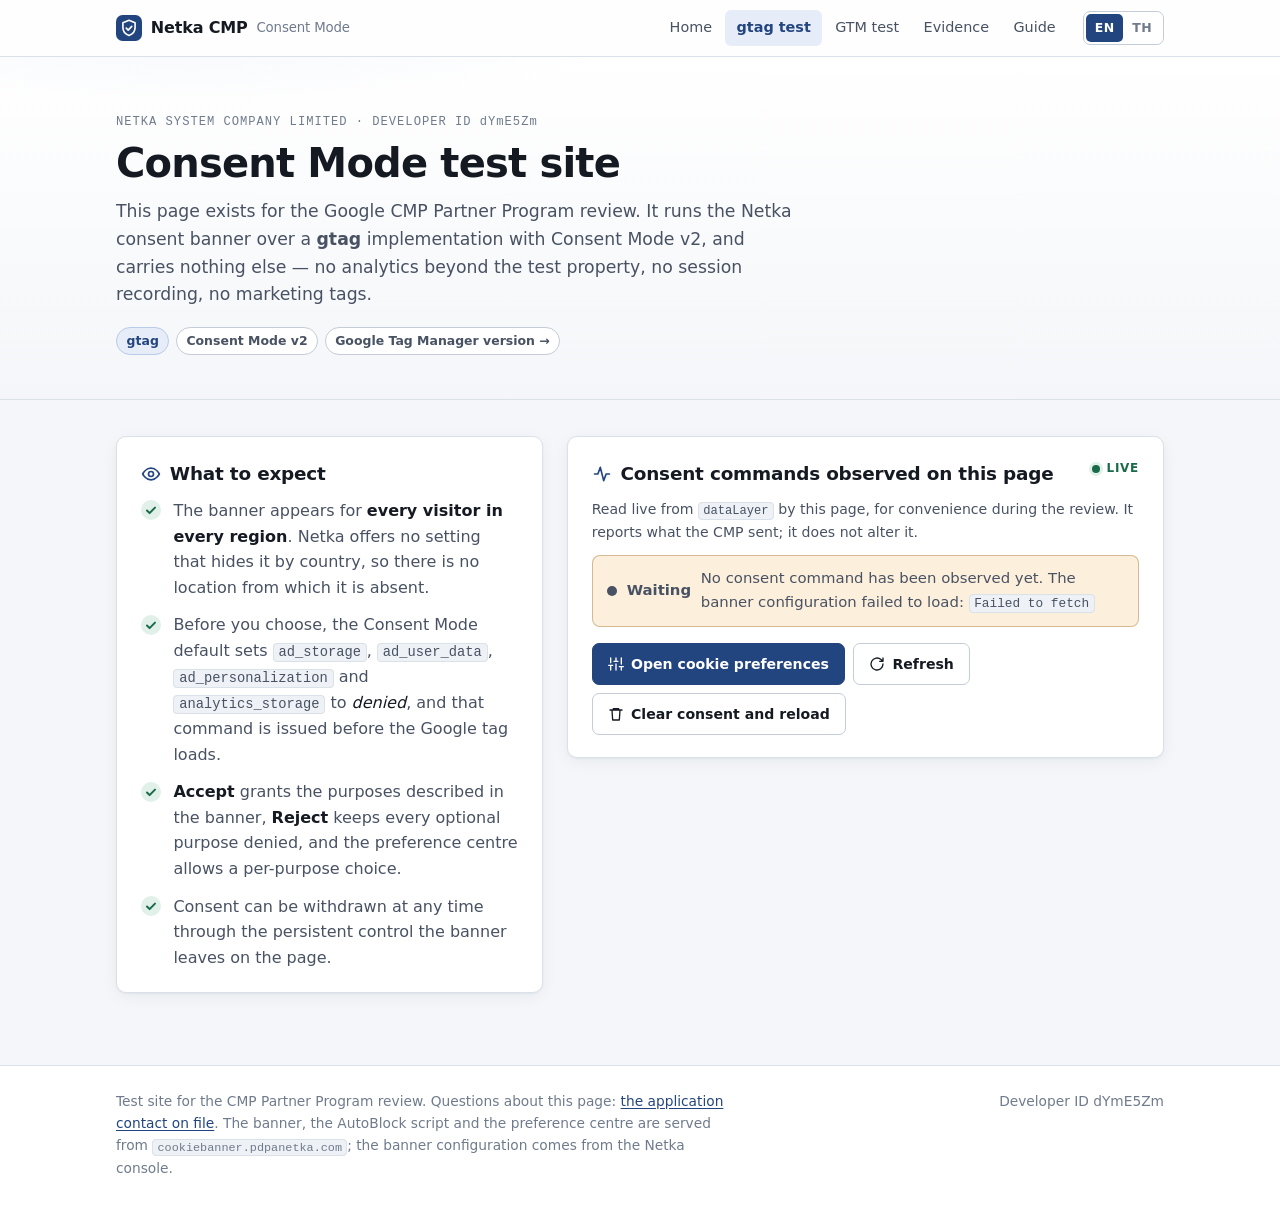
<file: docs/cmp-test/index.html>
<!doctype html>
<html lang="en" data-lang="en">
<head>
<meta charset="utf-8">
<meta name="viewport" content="width=device-width, initial-scale=1">
<title data-th="Netka CMP — หน้าทดสอบ Consent Mode (gtag)">Netka CMP — Consent Mode test site</title>
<meta name="robots" content="noindex">
<meta name="description" content="Public test page for the Google CMP Partner Program review: Netka consent banner with a gtag implementation and Consent Mode v2.">

<!--
  Google CMP Partner Program — test site.

  Load order is the point of this page and must not be rearranged:

    1. window.NKS_CONSENT_MODE_CONFIG   — read synchronously by AutoBlock
    2. nksAutoBlock.min.js              — sets the Consent Mode default
    3. the banner configuration fetch   — brings in the banner and preference UI
    4. gtag.js                          — must come after the default command

  Nothing else belongs on this page. No analytics, session recording, chat
  widget or marketing tag: anything that loads before step 2 cannot be blocked
  and would misrepresent the product.
-->

<script>
  // Consent Mode policy. The Netka banner is shown to every visitor, so the
  // region list is empty and consent is never granted for an absent banner.
  // Region-scoped defaults are a customer-side GTM tag setting, not a page one.
  window.NKS_CONSENT_MODE_CONFIG = {
    "mode": "advanced",
    "bannerRegions": [],
    "grantOutsideBannerRegions": false,
    "waitForUpdate": 2000
  };
</script>
<script src="https://cookiebanner.pdpanetka.com/nksAutoBlock.min.js"></script>
<script src="config.js"></script>
<script>
  (function () {
    var cfg = window.NKS_TEST_CONFIG || {};
    if (!cfg.cmpKey || cfg.cmpKey.charAt(0) === "<") {
      window.__nksTestConfigMissing = true;
      return;
    }
    fetch(cfg.cmpEndpoint + "?key=" + encodeURIComponent(cfg.cmpKey))
      .then(function (res) { return res.text(); })
      .then(function (html) {
        var fragment = document.createRange().createContextualFragment(html);
        // AutoBlock is already loaded above, early enough to block trackers.
        // The API response carries its own copy for integrations that have no
        // page snippet; running it twice would emit a second, late consent
        // default, so drop both copies here.
        fragment.querySelectorAll('script[src*="nksAutoBlock"]').forEach(function (el) { el.remove(); });
        fragment.querySelectorAll("script:not([src])").forEach(function (el) {
          if (el.textContent.indexOf("NKS_CONSENT_MODE_CONFIG") !== -1) el.remove();
        });
        document.body.appendChild(fragment);
      })
      .catch(function (err) {
        window.__nksTestFetchError = String(err && err.message);
        console.warn("banner configuration failed to load", err);
      });
  })();
</script>

<script>
  (function () {
    var id = (window.NKS_TEST_CONFIG || {}).ga4;
    if (!id || id.indexOf("XXXX") !== -1) return;
    var s = document.createElement("script");
    s.async = true;
    s.src = "https://www.googletagmanager.com/gtag/js?id=" + encodeURIComponent(id);
    document.head.appendChild(s);
    window.dataLayer = window.dataLayer || [];
    window.gtag = window.gtag || function () { window.dataLayer.push(arguments); };
    gtag("js", new Date());
    gtag("config", id);
  })();
</script>

<link rel="stylesheet" href="../assets/site.css">
<script src="../assets/site.js"></script>
</head>
<body>

<header class="topbar">
  <div class="topbar-in">
    <a class="brand" href="../"><svg viewBox="0 0 32 32" aria-hidden="true"><rect width="32" height="32" rx="8" fill="#23457f"/><path d="M16 6.5l7.5 3v6c0 4.6-3.1 8.3-7.5 9.8-4.4-1.5-7.5-5.2-7.5-9.8v-6z" fill="none" stroke="#fff" stroke-width="2" stroke-linejoin="round"/><path d="M12.6 16.2l2.4 2.4 4.4-4.6" fill="none" stroke="#fff" stroke-width="2" stroke-linecap="round" stroke-linejoin="round"/></svg>Netka CMP <small>Consent Mode</small></a>
    <nav class="nav" aria-label="Pages">
      <a href="../"><span data-l="en">Home</span><span data-l="th">หน้าแรก</span></a>
      <a href="../cmp-test/" aria-current="page"><span data-l="en">gtag test</span><span data-l="th">ทดสอบ gtag</span></a>
      <a href="../cmp-test-gtm/"><span data-l="en">GTM test</span><span data-l="th">ทดสอบ GTM</span></a>
      <a href="../evidence/"><span data-l="en">Evidence</span><span data-l="th">หลักฐาน</span></a>
      <a href="../guide/"><span data-l="en">Guide</span><span data-l="th">คู่มือ</span></a>
    </nav>
    <div class="lang" role="group" aria-label="Language / ภาษา">
      <button type="button" data-set-lang="en" aria-pressed="true">EN</button>
      <button type="button" data-set-lang="th" aria-pressed="false">TH</button>
    </div>
  </div>
</header>

<section class="hero">
  <div class="hero-in">
    <div class="eyebrow"><span data-l="en">Netka System Company Limited</span><span data-l="th">บริษัท เน็ตก้า ซิสเต็ม จำกัด</span> &middot; Developer ID <span class="id">dYmE5Zm</span></div>
    <h1><span data-l="en">Consent Mode test site</span><span data-l="th">หน้าทดสอบ Consent Mode</span></h1>
    <p class="lead"><span data-l="en">This page exists for the Google CMP Partner Program review. It runs the Netka consent banner over a <strong>gtag</strong> implementation with Consent Mode v2, and carries nothing else — no analytics beyond the test property, no session recording, no marketing tags.</span><span data-l="th">หน้านี้มีไว้สำหรับการพิจารณา Google CMP Partner Program โดยรันแบนเนอร์ขอความยินยอมของ Netka บนเว็บที่ติดตั้งแบบ <strong>gtag</strong> ร่วมกับ Consent Mode v2 และไม่มีสิ่งอื่นนอกจากนั้น ไม่มี analytics อื่นนอกจาก property ที่ใช้ทดสอบ ไม่มีการบันทึก session และไม่มี marketing tag</span></p>
    <div class="chips">
      <span class="chip chip-accent">gtag</span>
      <span class="chip">Consent Mode v2</span>
      <a class="chip" href="../cmp-test-gtm/"><span data-l="en">Google Tag Manager version →</span><span data-l="th">เวอร์ชัน Google Tag Manager →</span></a>
    </div>
  </div>
</section>

<main class="main">
  <div class="split">
    <section class="card">
      <h2><svg viewBox="0 0 24 24" fill="none" stroke="currentColor" stroke-width="2" stroke-linecap="round" stroke-linejoin="round" aria-hidden="true"><path d="M2 12s3.6-7 10-7 10 7 10 7-3.6 7-10 7S2 12 2 12z"/><circle cx="12" cy="12" r="3"/></svg><span data-l="en">What to expect</span><span data-l="th">สิ่งที่จะเห็นในหน้านี้</span></h2>
      <ul class="checks">
        <li><div><span data-l="en">The banner appears for <strong>every visitor in every region</strong>. Netka offers no setting that hides it by country, so there is no location from which it is absent.</span><span data-l="th">แบนเนอร์แสดงกับ<strong>ผู้เข้าชมทุกคนในทุกภูมิภาค</strong> Netka ไม่มีการตั้งค่าให้ซ่อนแบนเนอร์ตามประเทศ จึงไม่มีพื้นที่ใดที่แบนเนอร์ไม่แสดง</span></div></li>
        <li><div><span data-l="en">Before you choose, the Consent Mode default sets <code>ad_storage</code>, <code>ad_user_data</code>, <code>ad_personalization</code> and <code>analytics_storage</code> to <em>denied</em>, and that command is issued before the Google tag loads.</span><span data-l="th">ก่อนที่คุณจะเลือก ค่าเริ่มต้นของ Consent Mode จะตั้ง <code>ad_storage</code>, <code>ad_user_data</code>, <code>ad_personalization</code> และ <code>analytics_storage</code> เป็น <em>denied</em> และส่งคำสั่งนี้ก่อนที่ Google tag จะโหลด</span></div></li>
        <li><div><span data-l="en"><strong>Accept</strong> grants the purposes described in the banner, <strong>Reject</strong> keeps every optional purpose denied, and the preference centre allows a per-purpose choice.</span><span data-l="th"><strong>ยอมรับ</strong> จะอนุญาตเฉพาะวัตถุประสงค์ที่อธิบายไว้ในแบนเนอร์ <strong>ปฏิเสธ</strong> จะคงวัตถุประสงค์ที่ไม่จำเป็นทั้งหมดไว้เป็น denied และศูนย์การตั้งค่าให้เลือกได้ทีละวัตถุประสงค์</span></div></li>
        <li><div><span data-l="en">Consent can be withdrawn at any time through the persistent control the banner leaves on the page.</span><span data-l="th">ถอนความยินยอมได้ทุกเมื่อผ่านปุ่มที่แบนเนอร์วางไว้บนหน้าเว็บตลอดเวลา</span></div></li>
      </ul>
    </section>

    <section class="card">
      <div class="readout-head">
        <h2><svg viewBox="0 0 24 24" fill="none" stroke="currentColor" stroke-width="2" stroke-linecap="round" stroke-linejoin="round" aria-hidden="true"><path d="M3 12h4l3-8 4 16 3-8h4"/></svg><span data-l="en">Consent commands observed on this page</span><span data-l="th">คำสั่ง consent ที่ตรวจพบในหน้านี้</span></h2>
        <span class="live"><span data-l="en">Live</span><span data-l="th">สด</span></span>
      </div>
      <p class="muted"><span data-l="en">Read live from <code>dataLayer</code> by this page, for convenience during the review. It reports what the CMP sent; it does not alter it.</span><span data-l="th">หน้านี้อ่านค่าสดจาก <code>dataLayer</code> เพื่อให้ตรวจสอบได้สะดวก แสดงเฉพาะสิ่งที่ CMP ส่งออกมา โดยไม่แก้ไขค่าใด ๆ</span></p>
      <div id="readout" aria-live="polite"></div>
      <div class="actions">
        <button type="button" class="btn btn-primary" id="reopen"><svg viewBox="0 0 24 24" fill="none" stroke="currentColor" stroke-width="2" stroke-linecap="round" stroke-linejoin="round" aria-hidden="true"><path d="M4 21v-7M4 10V3M12 21v-9M12 8V3M20 21v-5M20 12V3M1 14h6M9 8h6M17 16h6"/></svg><span data-l="en">Open cookie preferences</span><span data-l="th">เปิดการตั้งค่าคุกกี้</span></button>
        <button type="button" class="btn" id="refresh"><svg viewBox="0 0 24 24" fill="none" stroke="currentColor" stroke-width="2" stroke-linecap="round" stroke-linejoin="round" aria-hidden="true"><path d="M21 12a9 9 0 11-3-6.7L21 8M21 3v5h-5"/></svg><span data-l="en">Refresh</span><span data-l="th">รีเฟรช</span></button>
        <button type="button" class="btn" id="reset"><svg viewBox="0 0 24 24" fill="none" stroke="currentColor" stroke-width="2" stroke-linecap="round" stroke-linejoin="round" aria-hidden="true"><path d="M3 6h18M8 6V4h8v2M6 6l1 15h10l1-15"/></svg><span data-l="en">Clear consent and reload</span><span data-l="th">ล้างความยินยอมแล้วโหลดใหม่</span></button>
      </div>
    </section>
  </div>
</main>

<footer class="foot">
  <div class="foot-in">
    <p><span data-l="en">Test site for the CMP Partner Program review. Questions about this page: <a href="mailto:cmp-partner-program@google.com">the application contact on file</a>. The banner, the AutoBlock script and the preference centre are served from <code>cookiebanner.pdpanetka.com</code>; the banner configuration comes from the Netka console.</span><span data-l="th">หน้าทดสอบสำหรับการพิจารณา CMP Partner Program หากมีคำถามเกี่ยวกับหน้านี้ ติดต่อ<a href="mailto:cmp-partner-program@google.com">ผู้ติดต่อที่ระบุไว้ในใบสมัคร</a> แบนเนอร์ สคริปต์ AutoBlock และศูนย์การตั้งค่าให้บริการจาก <code>cookiebanner.pdpanetka.com</code> ส่วนการตั้งค่าแบนเนอร์มาจาก Netka console</span></p>
    <p>Developer ID dYmE5Zm</p>
  </div>
</footer>

<script src="../consent-readout.js"></script>
</body>
</html>
</file>
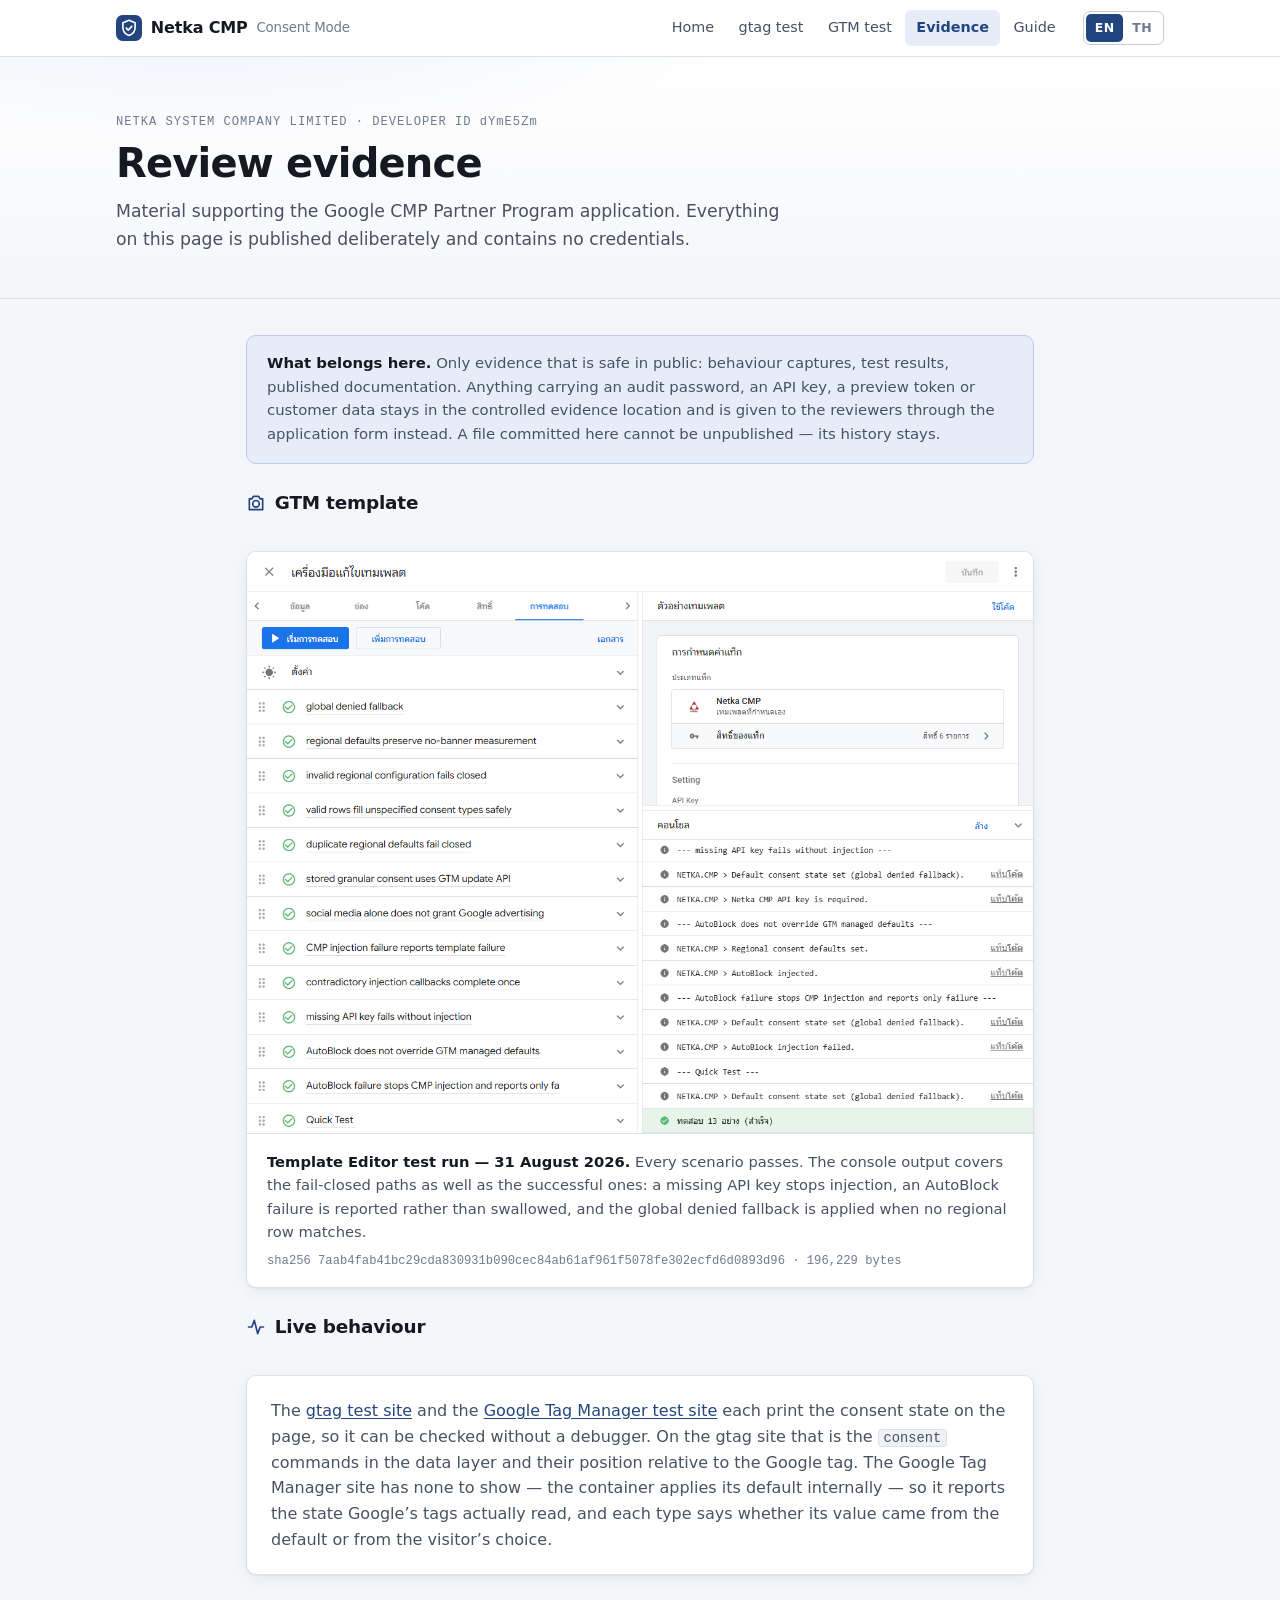
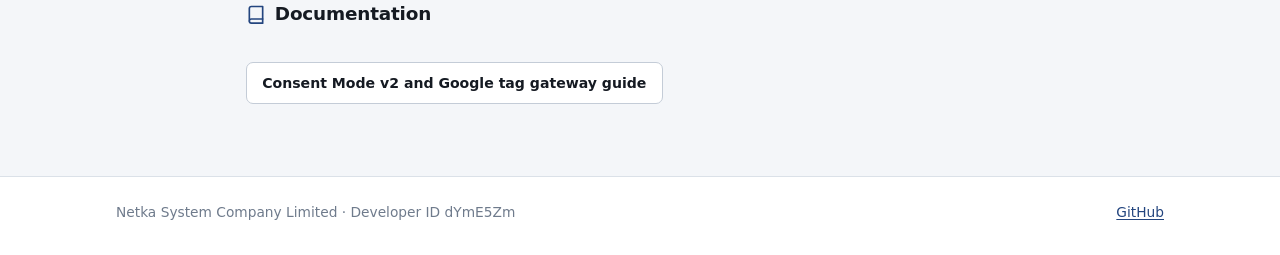
<file: docs/evidence/index.html>
<!doctype html>
<html lang="en" data-lang="en">
<head>
<meta charset="utf-8">
<meta name="viewport" content="width=device-width, initial-scale=1">
<title data-th="Netka CMP — หลักฐานประกอบการพิจารณา">Netka CMP — review evidence</title>
<meta name="robots" content="noindex">
<link rel="stylesheet" href="../assets/site.css">
<script src="../assets/site.js"></script>
</head>
<body>

<header class="topbar">
  <div class="topbar-in">
    <a class="brand" href="../"><svg viewBox="0 0 32 32" aria-hidden="true"><rect width="32" height="32" rx="8" fill="#23457f"/><path d="M16 6.5l7.5 3v6c0 4.6-3.1 8.3-7.5 9.8-4.4-1.5-7.5-5.2-7.5-9.8v-6z" fill="none" stroke="#fff" stroke-width="2" stroke-linejoin="round"/><path d="M12.6 16.2l2.4 2.4 4.4-4.6" fill="none" stroke="#fff" stroke-width="2" stroke-linecap="round" stroke-linejoin="round"/></svg>Netka CMP <small>Consent Mode</small></a>
    <nav class="nav" aria-label="Pages">
      <a href="../"><span data-l="en">Home</span><span data-l="th">หน้าแรก</span></a>
      <a href="../cmp-test/"><span data-l="en">gtag test</span><span data-l="th">ทดสอบ gtag</span></a>
      <a href="../cmp-test-gtm/"><span data-l="en">GTM test</span><span data-l="th">ทดสอบ GTM</span></a>
      <a href="../evidence/" aria-current="page"><span data-l="en">Evidence</span><span data-l="th">หลักฐาน</span></a>
      <a href="../guide/"><span data-l="en">Guide</span><span data-l="th">คู่มือ</span></a>
    </nav>
    <div class="lang" role="group" aria-label="Language / ภาษา">
      <button type="button" data-set-lang="en" aria-pressed="true">EN</button>
      <button type="button" data-set-lang="th" aria-pressed="false">TH</button>
    </div>
  </div>
</header>

<section class="hero">
  <div class="hero-in">
    <div class="eyebrow"><span data-l="en">Netka System Company Limited</span><span data-l="th">บริษัท เน็ตก้า ซิสเต็ม จำกัด</span> &middot; Developer ID <span class="id">dYmE5Zm</span></div>
    <h1><span data-l="en">Review evidence</span><span data-l="th">หลักฐานประกอบการพิจารณา</span></h1>
    <p class="lead"><span data-l="en">Material supporting the Google CMP Partner Program application. Everything on this page is published deliberately and contains no credentials.</span><span data-l="th">เอกสารประกอบใบสมัคร Google CMP Partner Program ทุกอย่างในหน้านี้ตั้งใจเผยแพร่ และไม่มีข้อมูลรหัสผ่านหรือคีย์ใด ๆ</span></p>
  </div>
</section>

<main class="main narrow">
  <div class="note"><span data-l="en"><b>What belongs here.</b> Only evidence that is safe in public: behaviour captures, test results, published documentation. Anything carrying an audit password, an API key, a preview token or customer data stays in the controlled evidence location and is given to the reviewers through the application form instead. A file committed here cannot be unpublished — its history stays.</span><span data-l="th"><b>อะไรบ้างที่อยู่ในหน้านี้</b> เฉพาะหลักฐานที่เปิดเผยต่อสาธารณะได้อย่างปลอดภัย ได้แก่ ภาพการทำงาน ผลการทดสอบ และเอกสารที่เผยแพร่แล้ว สิ่งใดที่มีรหัสผ่านสำหรับการตรวจ API key, preview token หรือข้อมูลลูกค้า จะเก็บไว้ในที่เก็บหลักฐานที่ควบคุมการเข้าถึง และส่งให้ผู้พิจารณาผ่านแบบฟอร์มใบสมัครแทน ไฟล์ที่ commit ไว้ที่นี่ถอนการเผยแพร่ไม่ได้ เพราะประวัติยังคงอยู่</span></div>

  <h2 class="section-title"><svg viewBox="0 0 24 24" fill="none" stroke="currentColor" stroke-width="2" stroke-linecap="round" stroke-linejoin="round" aria-hidden="true"><path d="M4 7h3l2-3h6l2 3h3v13H4z"/><circle cx="12" cy="13" r="4"/></svg><span data-l="en">GTM template</span><span data-l="th">เทมเพลต GTM</span></h2>

  <figure>
    <a href="./template-editor-tests-2026-08-31.png"><img src="./template-editor-tests-2026-08-31.png"
         alt="Google Tag Manager Template Editor showing every Netka CMP test scenario passing, with console output covering the fail-closed paths."></a>
    <figcaption><span data-l="en"><b>Template Editor test run — 31 August 2026.</b> Every scenario passes. The console output covers the fail-closed paths as well as the successful ones: a missing API key stops injection, an AutoBlock failure is reported rather than swallowed, and the global denied fallback is applied when no regional row matches.</span><span data-l="th"><b>ผลการทดสอบใน Template Editor — 31 สิงหาคม 2026</b> ทุก scenario ผ่าน และผลใน console ครอบคลุมทั้งกรณีที่สำเร็จและกรณีที่ต้องปิดไว้อย่างปลอดภัย (fail-closed) ได้แก่ ไม่มี API key ก็จะไม่ฉีดสคริปต์ AutoBlock ล้มเหลวจะถูกรายงานออกมาไม่ถูกกลืนหาย และเมื่อไม่มีแถวภูมิภาคใดตรง จะใช้ค่า denied ระดับ global แทน</span>
      <span class="hash">sha256 7aab4fab41bc29cda830931b090cec84ab61af961f5078fe302ecfd6d0893d96 &middot; 196,229 bytes</span>
    </figcaption>
  </figure>

  <h2 class="section-title"><svg viewBox="0 0 24 24" fill="none" stroke="currentColor" stroke-width="2" stroke-linecap="round" stroke-linejoin="round" aria-hidden="true"><path d="M3 12h4l3-8 4 16 3-8h4"/></svg><span data-l="en">Live behaviour</span><span data-l="th">การทำงานจริง</span></h2>
  <div class="card"><p><span data-l="en">The <a href="../cmp-test/">gtag test site</a> and the <a href="../cmp-test-gtm/">Google Tag Manager test site</a> each print the consent state on the page, so it can be checked without a debugger. On the gtag site that is the <code>consent</code> commands in the data layer and their position relative to the Google tag. The Google Tag Manager site has none to show &mdash; the container applies its default internally &mdash; so it reports the state Google&rsquo;s tags actually read, and each type says whether its value came from the default or from the visitor&rsquo;s choice.</span><span data-l="th"><a href="../cmp-test/">หน้าทดสอบ gtag</a> และ<a href="../cmp-test-gtm/">หน้าทดสอบ Google Tag Manager</a> ต่างแสดงสถานะความยินยอมไว้บนหน้าเว็บ จึงตรวจได้โดยไม่ต้องใช้ debugger ในหน้า gtag จะแสดงคำสั่ง <code>consent</code> ใน data layer และตำแหน่งของคำสั่งเทียบกับ Google tag ส่วนหน้า Google Tag Manager ไม่มีคำสั่งให้แสดง &mdash; container ใช้ค่าเริ่มต้นภายในเอง &mdash; จึงแสดงสถานะที่ Google tag อ่านได้จริงแทน และระบุว่าค่าของแต่ละประเภทมาจากค่าเริ่มต้นหรือจากตัวเลือกของผู้เข้าชม</span></p></div>

  <h2 class="section-title"><svg viewBox="0 0 24 24" fill="none" stroke="currentColor" stroke-width="2" stroke-linecap="round" stroke-linejoin="round" aria-hidden="true"><path d="M4 5.5A2.5 2.5 0 016.5 3H20v15H6.5A2.5 2.5 0 004 20.5z"/><path d="M4 20.5A2.5 2.5 0 006.5 23H20v-5"/></svg><span data-l="en">Documentation</span><span data-l="th">เอกสาร</span></h2>
  <div class="links">
    <a class="btn" href="../guide/"><span data-l="en">Consent Mode v2 and Google tag gateway guide</span><span data-l="th">คู่มือ Consent Mode v2 และ Google tag gateway</span></a>
  </div>
</main>

<footer class="foot">
  <div class="foot-in">
    <p><span data-l="en">Netka System Company Limited</span><span data-l="th">บริษัท เน็ตก้า ซิสเต็ม จำกัด</span> &middot; Developer ID dYmE5Zm</p>
    <p><a href="https://github.com/netkasystem/NDPP-CMP-Template">GitHub</a></p>
  </div>
</footer>

</body>
</html>
</file>
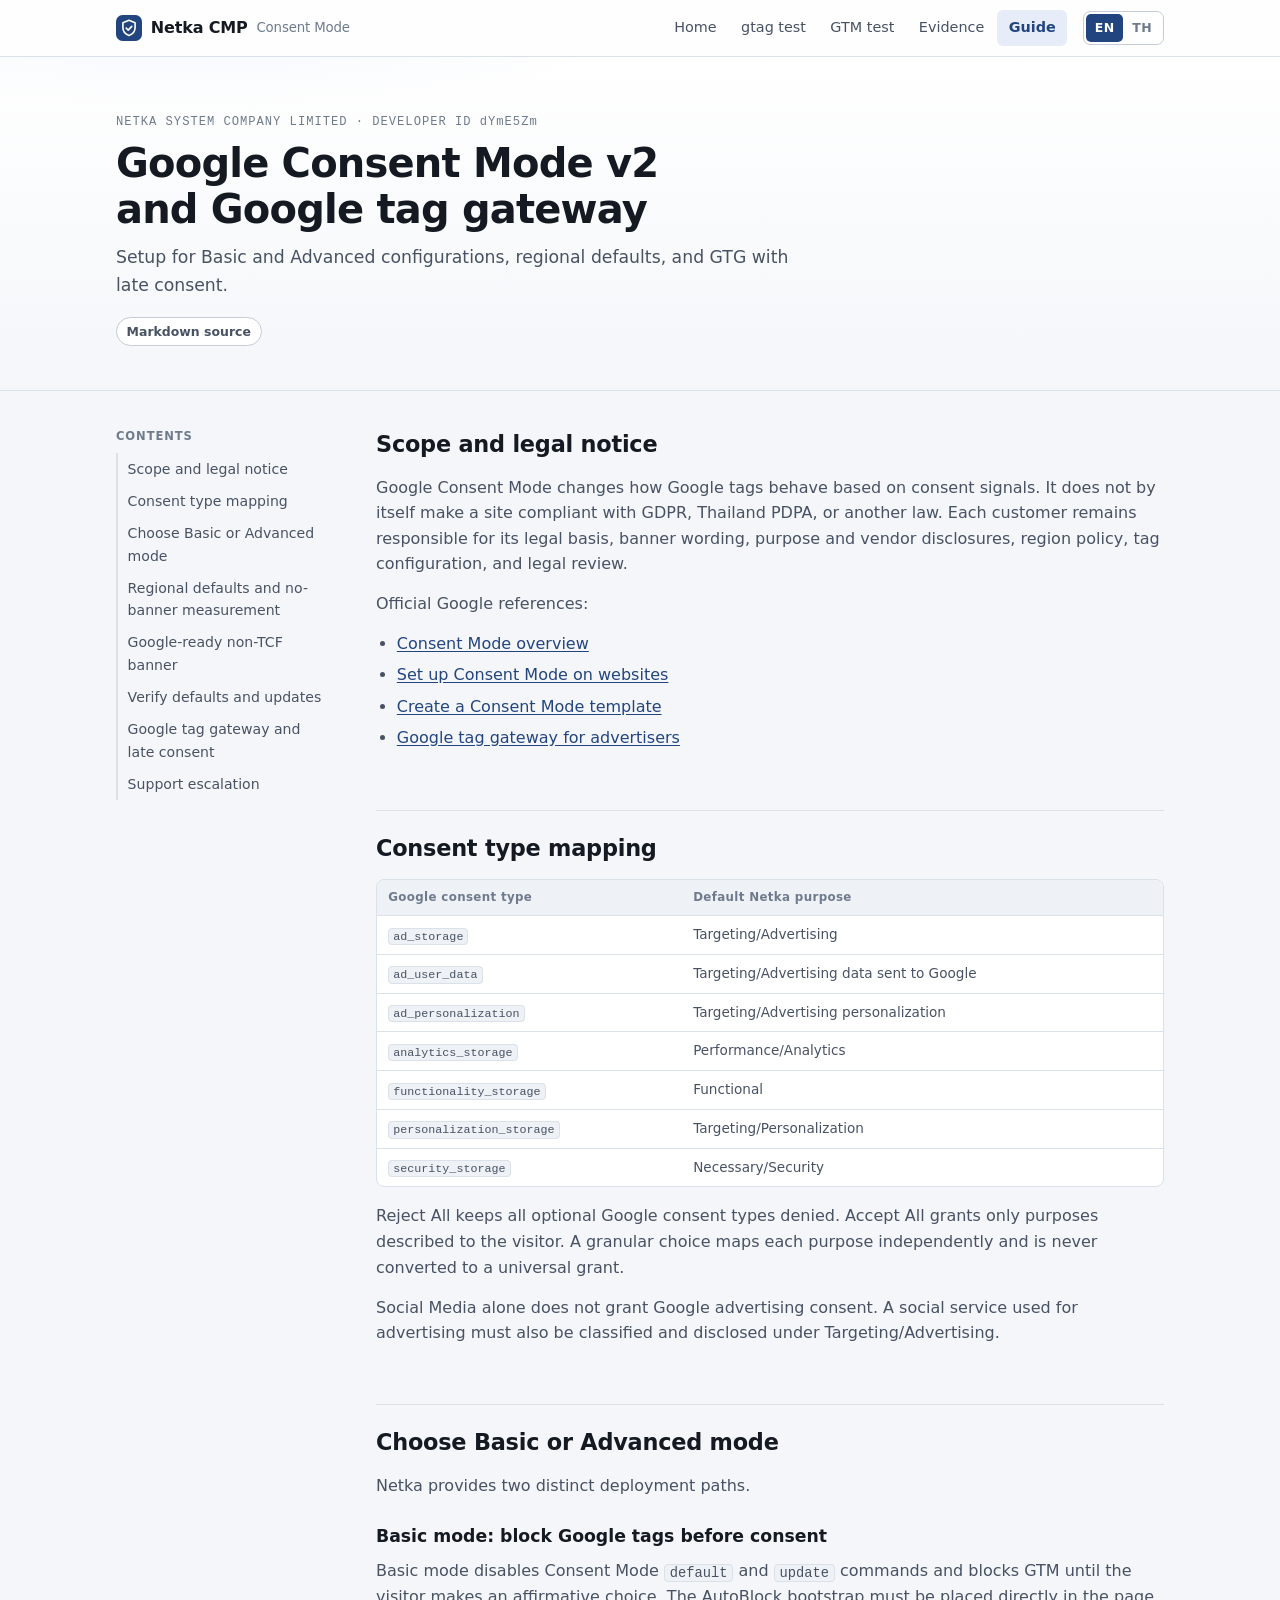
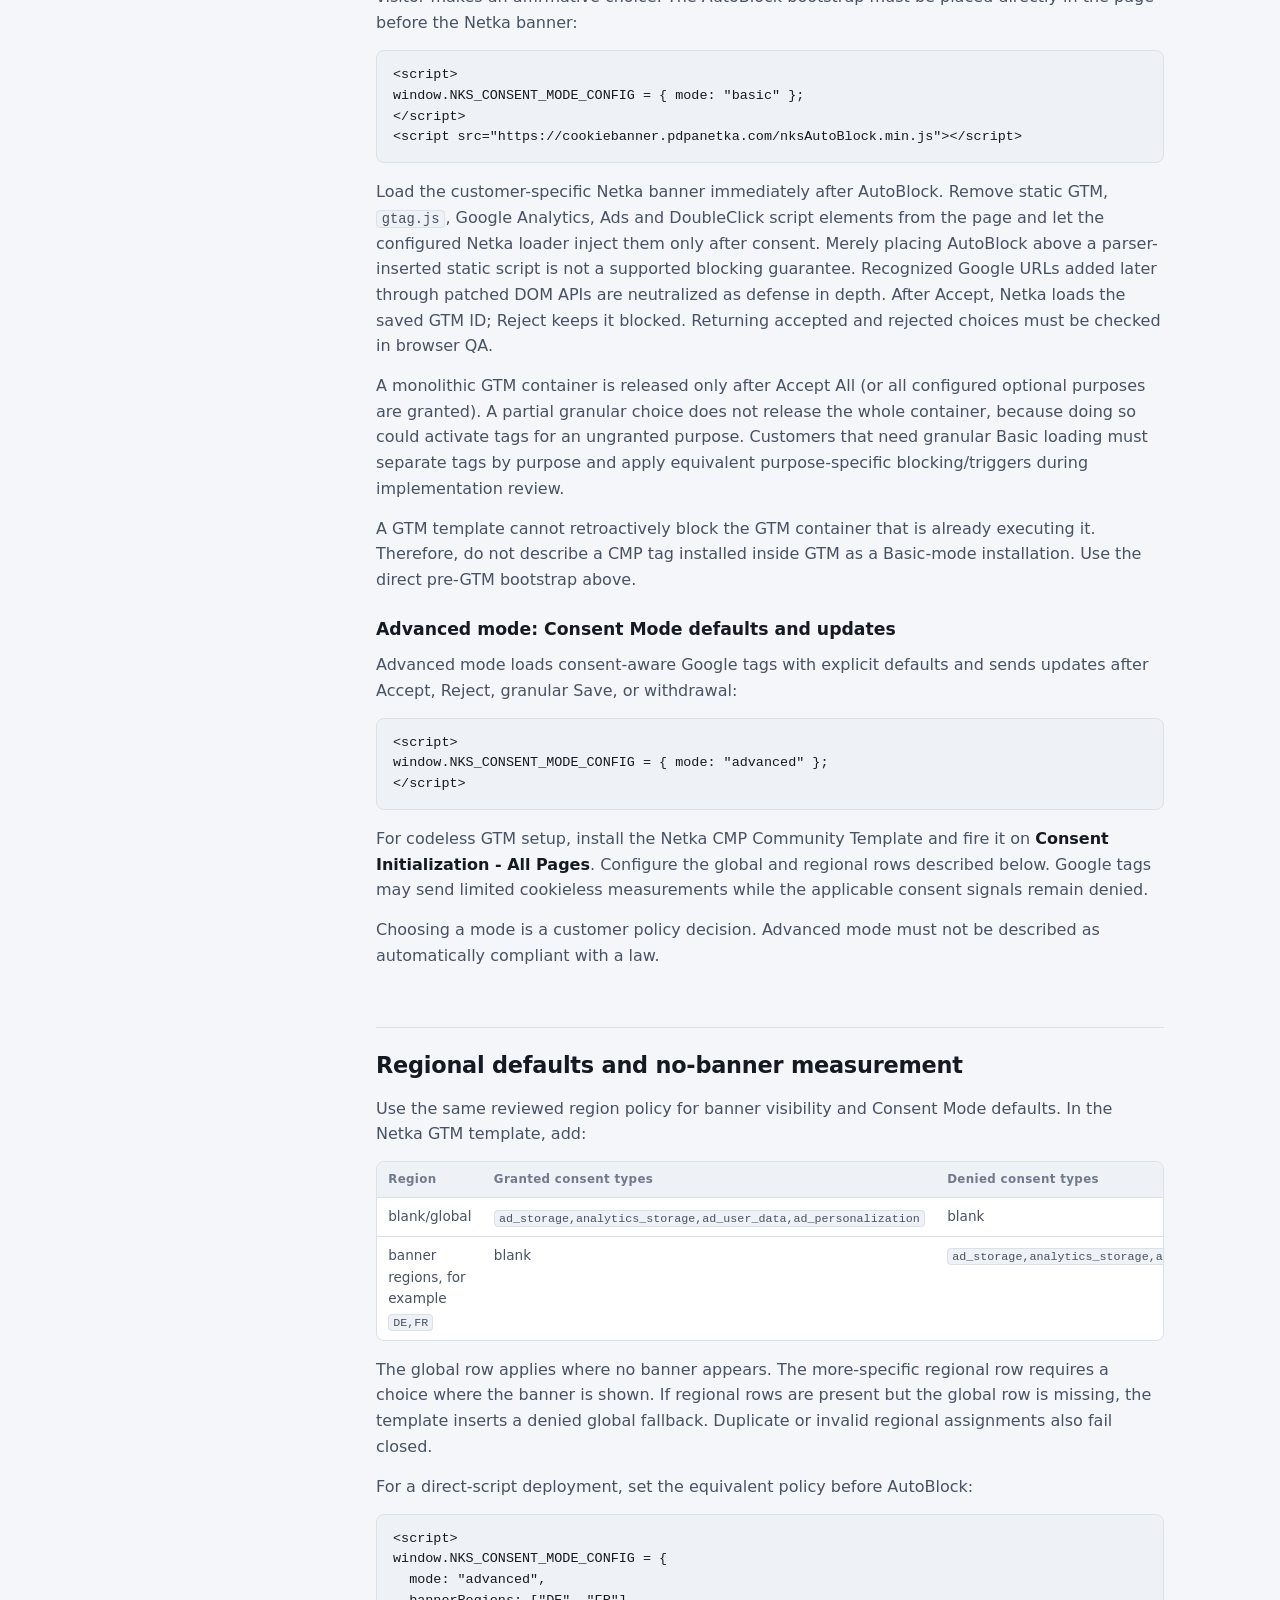
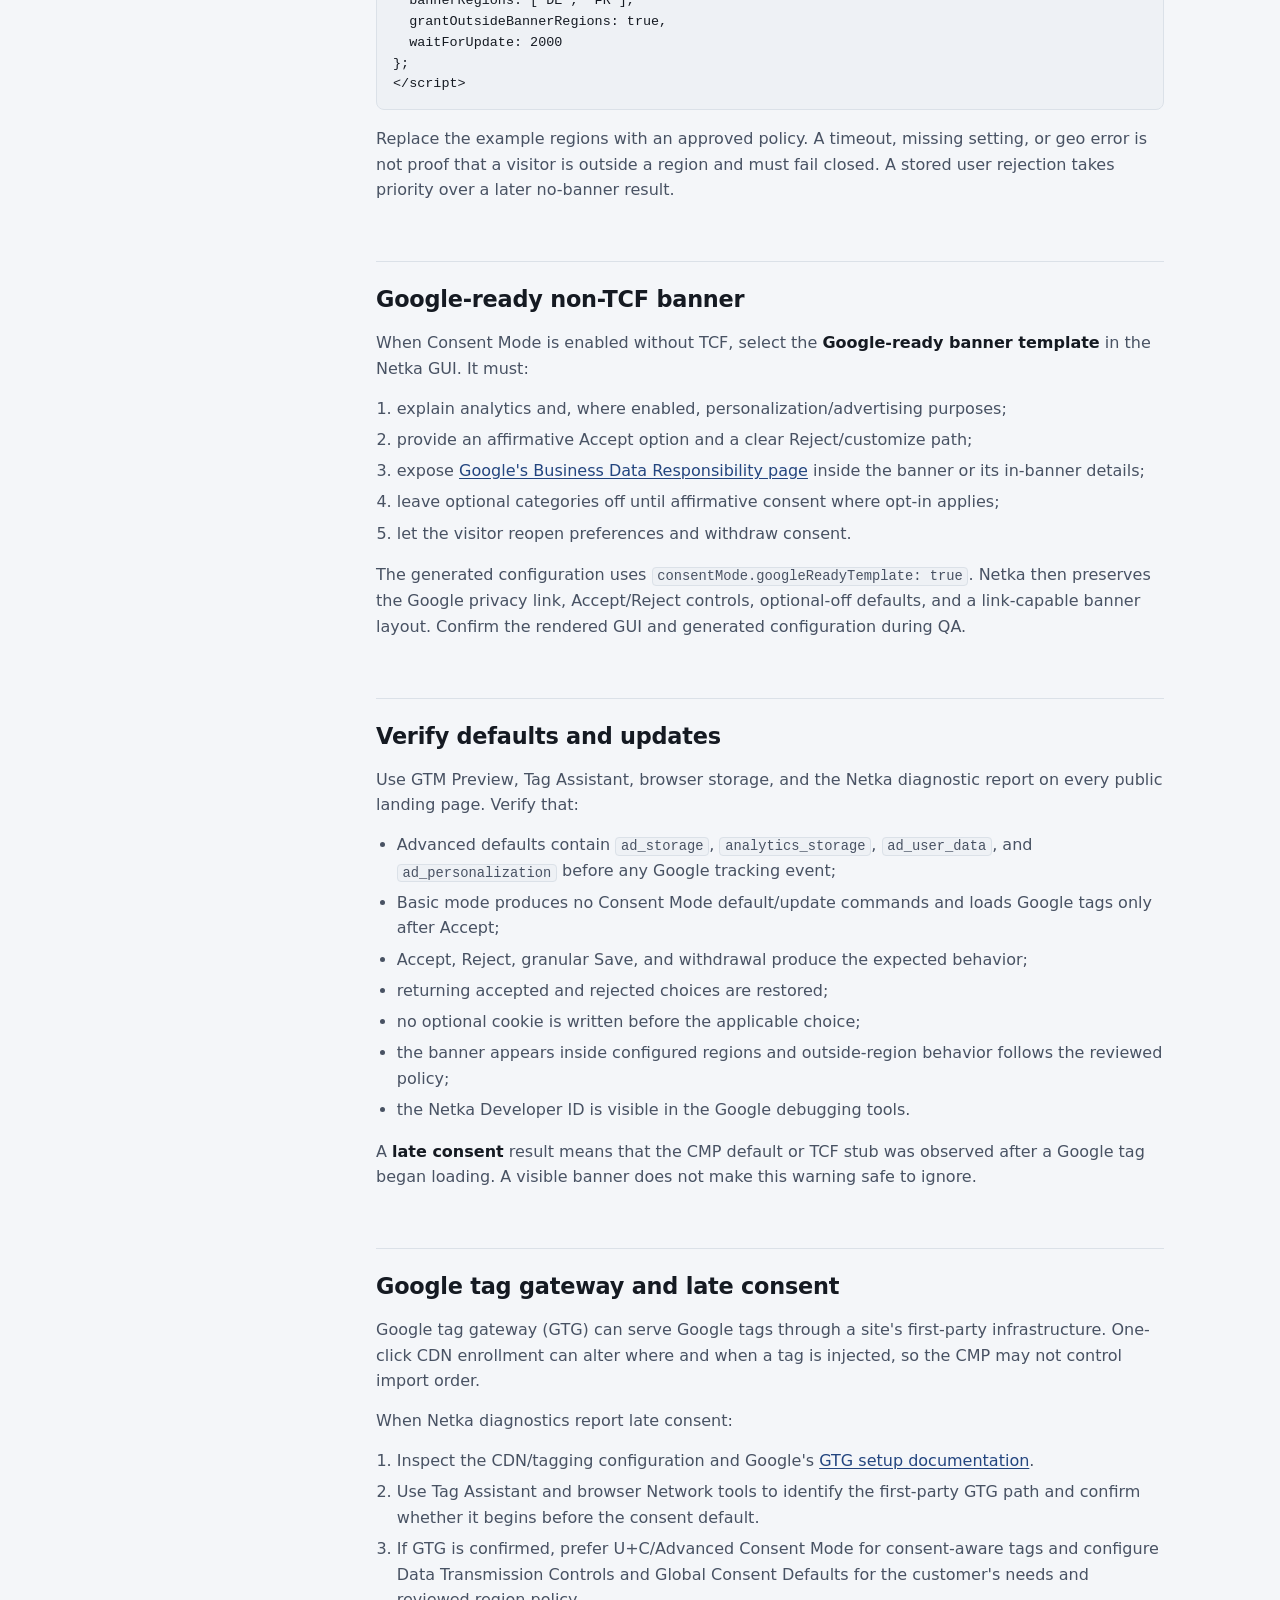
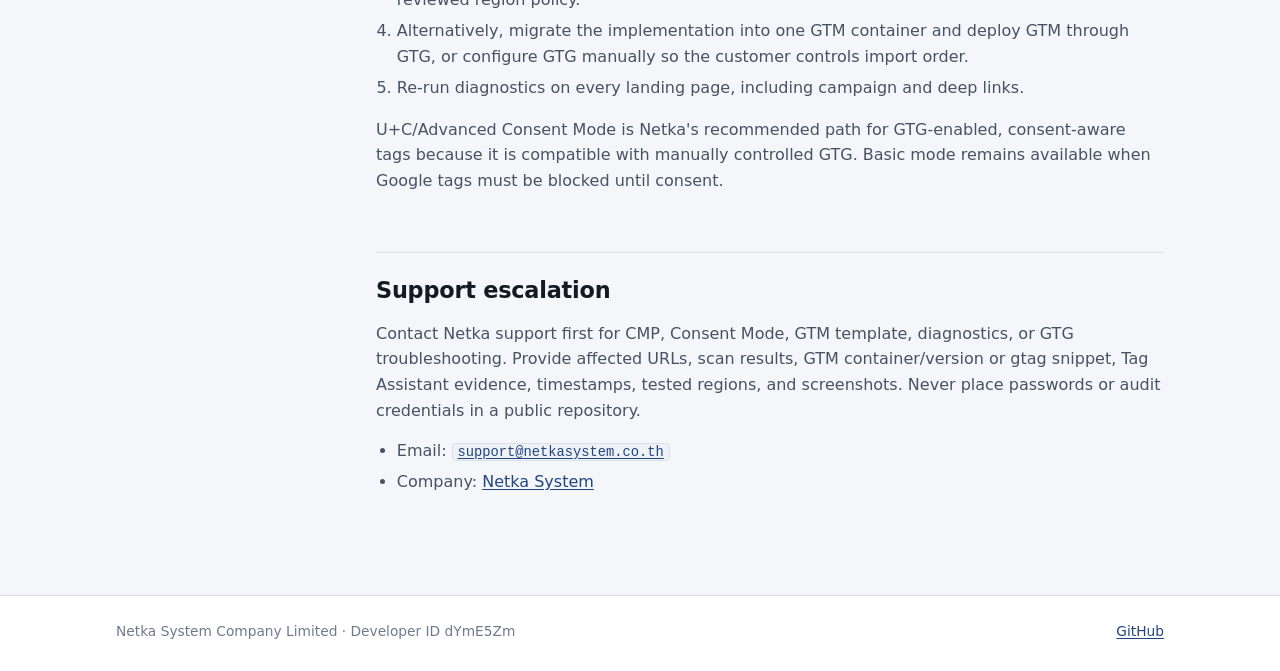
<file: docs/guide/index.html>
<!doctype html>
<html lang="en" data-lang="en">
<head>
<meta charset="utf-8">
<meta name="viewport" content="width=device-width, initial-scale=1">
<title data-th="Netka CMP — คู่มือ Consent Mode v2 และ Google tag gateway">Netka CMP — Consent Mode v2 and Google tag gateway guide</title>
<meta name="robots" content="noindex">
<link rel="stylesheet" href="../assets/site.css">
<script src="../assets/site.js"></script>
</head>
<body>

<header class="topbar">
  <div class="topbar-in">
    <a class="brand" href="../"><svg viewBox="0 0 32 32" aria-hidden="true"><rect width="32" height="32" rx="8" fill="#23457f"/><path d="M16 6.5l7.5 3v6c0 4.6-3.1 8.3-7.5 9.8-4.4-1.5-7.5-5.2-7.5-9.8v-6z" fill="none" stroke="#fff" stroke-width="2" stroke-linejoin="round"/><path d="M12.6 16.2l2.4 2.4 4.4-4.6" fill="none" stroke="#fff" stroke-width="2" stroke-linecap="round" stroke-linejoin="round"/></svg>Netka CMP <small>Consent Mode</small></a>
    <nav class="nav" aria-label="Pages">
      <a href="../"><span data-l="en">Home</span><span data-l="th">หน้าแรก</span></a>
      <a href="../cmp-test/"><span data-l="en">gtag test</span><span data-l="th">ทดสอบ gtag</span></a>
      <a href="../cmp-test-gtm/"><span data-l="en">GTM test</span><span data-l="th">ทดสอบ GTM</span></a>
      <a href="../evidence/"><span data-l="en">Evidence</span><span data-l="th">หลักฐาน</span></a>
      <a href="../guide/" aria-current="page"><span data-l="en">Guide</span><span data-l="th">คู่มือ</span></a>
    </nav>
    <div class="lang" role="group" aria-label="Language / ภาษา">
      <button type="button" data-set-lang="en" aria-pressed="true">EN</button>
      <button type="button" data-set-lang="th" aria-pressed="false">TH</button>
    </div>
  </div>
</header>

<section class="hero">
  <div class="hero-in">
    <div class="eyebrow"><span data-l="en">Netka System Company Limited</span><span data-l="th">บริษัท เน็ตก้า ซิสเต็ม จำกัด</span> &middot; Developer ID <span class="id">dYmE5Zm</span></div>
    <h1><span data-l="en">Google Consent Mode v2 and Google tag gateway</span><span data-l="th">Google Consent Mode v2 และ Google tag gateway</span></h1>
    <p class="lead"><span data-l="en">Setup for Basic and Advanced configurations, regional defaults, and GTG with late consent.</span><span data-l="th">การตั้งค่าแบบ Basic และ Advanced ค่าเริ่มต้นรายภูมิภาค และการใช้ GTG เมื่อพบ late consent</span></p>
    <div class="chips">
      <a class="chip" href="../google-consent-mode-v2-and-gtg.md"><span data-l="en">Markdown source</span><span data-l="th">ต้นฉบับ Markdown</span></a>
    </div>
  </div>
</section>

<main class="main">
  <div class="doc">
    <nav class="toc" aria-label="Contents">
    <b><span data-l="en">Contents</span><span data-l="th">สารบัญ</span></b>
    <a href="#scope"><span data-l="en">Scope and legal notice</span><span data-l="th">ขอบเขตและข้อสงวนทางกฎหมาย</span></a>
    <a href="#mapping"><span data-l="en">Consent type mapping</span><span data-l="th">การจับคู่ประเภทความยินยอม</span></a>
    <a href="#modes"><span data-l="en">Choose Basic or Advanced mode</span><span data-l="th">เลือกโหมด Basic หรือ Advanced</span></a>
    <a href="#regional"><span data-l="en">Regional defaults and no-banner measurement</span><span data-l="th">ค่าเริ่มต้นรายภูมิภาคและการวัดผลในพื้นที่ที่ไม่แสดงแบนเนอร์</span></a>
    <a href="#google-ready"><span data-l="en">Google-ready non-TCF banner</span><span data-l="th">แบนเนอร์แบบ Google-ready ที่ไม่ใช้ TCF</span></a>
    <a href="#verify"><span data-l="en">Verify defaults and updates</span><span data-l="th">ตรวจสอบค่าเริ่มต้นและการอัปเดต</span></a>
    <a href="#gtg"><span data-l="en">Google tag gateway and late consent</span><span data-l="th">Google tag gateway และ late consent</span></a>
    <a href="#support"><span data-l="en">Support escalation</span><span data-l="th">การติดต่อฝ่ายสนับสนุน</span></a>
    </nav>
    <article class="prose">
<section id="scope">
<h2><span data-l="en">Scope and legal notice</span><span data-l="th">ขอบเขตและข้อสงวนทางกฎหมาย</span></h2>
<p data-l="en">Google Consent Mode changes how Google tags behave based on consent signals. It does not by itself make a site compliant with GDPR, Thailand PDPA, or another law. Each customer remains responsible for its legal basis, banner wording, purpose and vendor disclosures, region policy, tag configuration, and legal review.</p>
<p data-l="th">Google Consent Mode เปลี่ยนการทำงานของ Google tag ตามสัญญาณความยินยอม แต่ตัวมันเองไม่ได้ทำให้เว็บไซต์สอดคล้องกับ GDPR, PDPA ของไทย หรือกฎหมายอื่น ลูกค้าแต่ละรายยังคงต้องรับผิดชอบฐานทางกฎหมาย ข้อความบนแบนเนอร์ การเปิดเผยวัตถุประสงค์และผู้ให้บริการ นโยบายรายภูมิภาค การตั้งค่า tag และการตรวจทานทางกฎหมายเอง</p>
<p data-l="en">Official Google references:</p>
<p data-l="th">เอกสารอ้างอิงทางการของ Google:</p>
<ul><li><a href="https://developers.google.com/tag-platform/security/concepts/consent-mode">Consent Mode overview</a></li><li><a href="https://developers.google.com/tag-platform/security/guides/consent">Set up Consent Mode on websites</a></li><li><a href="https://developers.google.com/tag-platform/tag-manager/templates/consent-apis">Create a Consent Mode template</a></li><li><a href="https://developers.google.com/tag-platform/tag-manager/gateway">Google tag gateway for advertisers</a></li></ul>
</section>
<section id="mapping">
<h2><span data-l="en">Consent type mapping</span><span data-l="th">การจับคู่ประเภทความยินยอม</span></h2>
<div class="table-scroll"><table><thead><tr><th><span data-l="en">Google consent type</span><span data-l="th">ประเภทความยินยอมของ Google</span></th><th><span data-l="en">Default Netka purpose</span><span data-l="th">วัตถุประสงค์เริ่มต้นของ Netka</span></th></tr></thead><tbody><tr><td><code>ad_storage</code></td><td><span data-l="en">Targeting/Advertising</span><span data-l="th">Targeting/Advertising (โฆษณา)</span></td></tr><tr><td><code>ad_user_data</code></td><td><span data-l="en">Targeting/Advertising data sent to Google</span><span data-l="th">ข้อมูล Targeting/Advertising ที่ส่งให้ Google</span></td></tr><tr><td><code>ad_personalization</code></td><td><span data-l="en">Targeting/Advertising personalization</span><span data-l="th">การปรับโฆษณาให้เหมาะกับบุคคล (Targeting/Advertising)</span></td></tr><tr><td><code>analytics_storage</code></td><td><span data-l="en">Performance/Analytics</span><span data-l="th">Performance/Analytics (วิเคราะห์)</span></td></tr><tr><td><code>functionality_storage</code></td><td><span data-l="en">Functional</span><span data-l="th">Functional (การใช้งาน)</span></td></tr><tr><td><code>personalization_storage</code></td><td><span data-l="en">Targeting/Personalization</span><span data-l="th">Targeting/Personalization (ปรับให้เหมาะกับบุคคล)</span></td></tr><tr><td><code>security_storage</code></td><td><span data-l="en">Necessary/Security</span><span data-l="th">Necessary/Security (จำเป็น/ความปลอดภัย)</span></td></tr></tbody></table></div>
<p data-l="en">Reject All keeps all optional Google consent types denied. Accept All grants only purposes described to the visitor. A granular choice maps each purpose independently and is never converted to a universal grant.</p>
<p data-l="th">ปฏิเสธทั้งหมด (Reject All) จะคงประเภทความยินยอมของ Google ที่ไม่จำเป็นทั้งหมดไว้เป็น denied ยอมรับทั้งหมด (Accept All) จะอนุญาตเฉพาะวัตถุประสงค์ที่อธิบายให้ผู้เข้าชมทราบแล้ว ส่วนการเลือกรายข้อจะจับคู่แต่ละวัตถุประสงค์แยกกัน และจะไม่ถูกแปลงเป็นการอนุญาตทั้งหมด</p>
<p data-l="en">Social Media alone does not grant Google advertising consent. A social service used for advertising must also be classified and disclosed under Targeting/Advertising.</p>
<p data-l="th">การยินยอม Social Media อย่างเดียวไม่ถือเป็นการยินยอมโฆษณาของ Google บริการโซเชียลที่ใช้เพื่อโฆษณาต้องจัดหมวดและเปิดเผยภายใต้ Targeting/Advertising ด้วย</p>
</section>
<section id="modes">
<h2><span data-l="en">Choose Basic or Advanced mode</span><span data-l="th">เลือกโหมด Basic หรือ Advanced</span></h2>
<p data-l="en">Netka provides two distinct deployment paths.</p>
<p data-l="th">Netka มีวิธีติดตั้งให้เลือก 2 แบบที่แตกต่างกัน</p>
<h3><span data-l="en">Basic mode: block Google tags before consent</span><span data-l="th">โหมด Basic: บล็อก Google tag ไว้จนกว่าจะได้รับความยินยอม</span></h3>
<p data-l="en">Basic mode disables Consent Mode <code>default</code> and <code>update</code> commands and blocks GTM until the visitor makes an affirmative choice. The AutoBlock bootstrap must be placed directly in the page before the Netka banner:</p>
<p data-l="th">โหมด Basic ปิดคำสั่ง <code>default</code> และ <code>update</code> ของ Consent Mode และบล็อก GTM ไว้จนกว่าผู้เข้าชมจะเลือกยินยอมอย่างชัดแจ้ง ต้องวาง AutoBlock bootstrap ไว้ในหน้าเว็บโดยตรง ก่อนแบนเนอร์ของ Netka:</p>
<pre><code>&lt;script&gt;
window.NKS_CONSENT_MODE_CONFIG = { mode: &quot;basic&quot; };
&lt;/script&gt;
&lt;script src=&quot;https://cookiebanner.pdpanetka.com/nksAutoBlock.min.js&quot;&gt;&lt;/script&gt;</code></pre>
<p data-l="en">Load the customer-specific Netka banner immediately after AutoBlock. Remove static GTM, <code>gtag.js</code>, Google Analytics, Ads and DoubleClick script elements from the page and let the configured Netka loader inject them only after consent. Merely placing AutoBlock above a parser-inserted static script is not a supported blocking guarantee. Recognized Google URLs added later through patched DOM APIs are neutralized as defense in depth. After Accept, Netka loads the saved GTM ID; Reject keeps it blocked. Returning accepted and rejected choices must be checked in browser QA.</p>
<p data-l="th">โหลดแบนเนอร์ Netka ของลูกค้ารายนั้นต่อจาก AutoBlock ทันที นำ script ของ GTM, <code>gtag.js</code>, Google Analytics, Ads และ DoubleClick ที่ฝังไว้แบบ static ออกจากหน้า แล้วให้ตัวโหลดของ Netka ที่ตั้งค่าไว้ฉีดเข้ามาหลังได้รับความยินยอมเท่านั้น การวาง AutoBlock ไว้เหนือ script แบบ static ที่ parser ใส่เองไม่ถือเป็นการรับประกันการบล็อก URL ของ Google ที่รู้จักและถูกเพิ่มเข้ามาภายหลังผ่าน DOM API ที่ถูก patch จะถูกทำให้ไม่มีผลเป็นการป้องกันอีกชั้น หลังกดยอมรับ Netka จะโหลด GTM ID ที่บันทึกไว้ ส่วนการปฏิเสธจะคงการบล็อกไว้ ต้องตรวจกรณีผู้เข้าชมที่กลับมาพร้อมตัวเลือกยอมรับและปฏิเสธใน QA บนเบราว์เซอร์ด้วย</p>
<p data-l="en">A monolithic GTM container is released only after Accept All (or all configured optional purposes are granted). A partial granular choice does not release the whole container, because doing so could activate tags for an ungranted purpose. Customers that need granular Basic loading must separate tags by purpose and apply equivalent purpose-specific blocking/triggers during implementation review.</p>
<p data-l="th">container GTM แบบรวมก้อนเดียวจะถูกปล่อยหลังยอมรับทั้งหมดเท่านั้น (หรือเมื่อวัตถุประสงค์ที่ไม่จำเป็นที่ตั้งค่าไว้ได้รับอนุญาตครบ) การเลือกรายข้อเพียงบางส่วนจะไม่ปล่อยทั้ง container เพราะอาจทำให้ tag ของวัตถุประสงค์ที่ไม่ได้รับอนุญาตทำงาน ลูกค้าที่ต้องการโหลดแบบ Basic รายวัตถุประสงค์ต้องแยก tag ตามวัตถุประสงค์ และใช้การบล็อก/trigger รายวัตถุประสงค์ที่เทียบเท่ากันในขั้นตรวจทานการติดตั้ง</p>
<p data-l="en">A GTM template cannot retroactively block the GTM container that is already executing it. Therefore, do not describe a CMP tag installed inside GTM as a Basic-mode installation. Use the direct pre-GTM bootstrap above.</p>
<p data-l="th">เทมเพลต GTM ไม่สามารถย้อนกลับไปบล็อก container GTM ที่กำลังรันตัวมันอยู่ได้ จึงห้ามเรียก CMP tag ที่ติดตั้งใน GTM ว่าเป็นการติดตั้งแบบโหมด Basic ให้ใช้ bootstrap ที่วางก่อน GTM โดยตรงตามด้านบนแทน</p>
<h3><span data-l="en">Advanced mode: Consent Mode defaults and updates</span><span data-l="th">โหมด Advanced: ค่าเริ่มต้นและการอัปเดตของ Consent Mode</span></h3>
<p data-l="en">Advanced mode loads consent-aware Google tags with explicit defaults and sends updates after Accept, Reject, granular Save, or withdrawal:</p>
<p data-l="th">โหมด Advanced โหลด Google tag ที่รองรับความยินยอมพร้อมค่าเริ่มต้นที่กำหนดชัดเจน และส่งการอัปเดตหลังผู้เข้าชมยอมรับ ปฏิเสธ บันทึกการเลือกรายข้อ หรือถอนความยินยอม:</p>
<pre><code>&lt;script&gt;
window.NKS_CONSENT_MODE_CONFIG = { mode: &quot;advanced&quot; };
&lt;/script&gt;</code></pre>
<p data-l="en">For codeless GTM setup, install the Netka CMP Community Template and fire it on <strong>Consent Initialization - All Pages</strong>. Configure the global and regional rows described below. Google tags may send limited cookieless measurements while the applicable consent signals remain denied.</p>
<p data-l="th">สำหรับการตั้งค่าใน GTM โดยไม่ต้องเขียนโค้ด ให้ติดตั้ง Netka CMP Community Template และตั้งให้ทำงานที่ <strong>Consent Initialization - All Pages</strong> แล้วตั้งค่าแถว global และแถวรายภูมิภาคตามที่อธิบายด้านล่าง Google tag อาจส่งข้อมูลการวัดผลแบบจำกัดที่ไม่ใช้คุกกี้ได้ ระหว่างที่สัญญาณความยินยอมที่เกี่ยวข้องยังเป็น denied</p>
<p data-l="en">Choosing a mode is a customer policy decision. Advanced mode must not be described as automatically compliant with a law.</p>
<p data-l="th">การเลือกโหมดเป็นการตัดสินใจเชิงนโยบายของลูกค้า ห้ามอธิบายว่าโหมด Advanced สอดคล้องกับกฎหมายโดยอัตโนมัติ</p>
</section>
<section id="regional">
<h2><span data-l="en">Regional defaults and no-banner measurement</span><span data-l="th">ค่าเริ่มต้นรายภูมิภาคและการวัดผลในพื้นที่ที่ไม่แสดงแบนเนอร์</span></h2>
<p data-l="en">Use the same reviewed region policy for banner visibility and Consent Mode defaults. In the Netka GTM template, add:</p>
<p data-l="th">ใช้นโยบายรายภูมิภาคที่ผ่านการตรวจทานแล้วชุดเดียวกัน ทั้งสำหรับการแสดงแบนเนอร์และค่าเริ่มต้นของ Consent Mode ในเทมเพลต Netka GTM ให้เพิ่ม:</p>
<div class="table-scroll"><table><thead><tr><th><span data-l="en">Region</span><span data-l="th">ภูมิภาค</span></th><th><span data-l="en">Granted consent types</span><span data-l="th">ประเภทที่อนุญาต</span></th><th><span data-l="en">Denied consent types</span><span data-l="th">ประเภทที่ปฏิเสธ</span></th></tr></thead><tbody><tr><td><span data-l="en">blank/global</span><span data-l="th">ว่าง/global</span></td><td><code>ad_storage,analytics_storage,ad_user_data,ad_personalization</code></td><td><span data-l="en">blank</span><span data-l="th">ว่าง</span></td></tr><tr><td><span data-l="en">banner regions, for example <code>DE,FR</code></span><span data-l="th">ภูมิภาคที่แสดงแบนเนอร์ เช่น <code>DE,FR</code></span></td><td><span data-l="en">blank</span><span data-l="th">ว่าง</span></td><td><code>ad_storage,analytics_storage,ad_user_data,ad_personalization</code></td></tr></tbody></table></div>
<p data-l="en">The global row applies where no banner appears. The more-specific regional row requires a choice where the banner is shown. If regional rows are present but the global row is missing, the template inserts a denied global fallback. Duplicate or invalid regional assignments also fail closed.</p>
<p data-l="th">แถว global ใช้กับพื้นที่ที่ไม่แสดงแบนเนอร์ ส่วนแถวรายภูมิภาคซึ่งเจาะจงกว่าจะบังคับให้ผู้เข้าชมต้องเลือกในพื้นที่ที่แสดงแบนเนอร์ ถ้ามีแถวรายภูมิภาคแต่ไม่มีแถว global เทมเพลตจะใส่ค่า global เป็น denied ให้เอง การกำหนดภูมิภาคซ้ำหรือไม่ถูกต้องก็จะปิดไว้อย่างปลอดภัย (fail closed) เช่นกัน</p>
<p data-l="en">For a direct-script deployment, set the equivalent policy before AutoBlock:</p>
<p data-l="th">สำหรับการติดตั้งแบบวาง script โดยตรง ให้ตั้งนโยบายที่เทียบเท่ากันไว้ก่อน AutoBlock:</p>
<pre><code>&lt;script&gt;
window.NKS_CONSENT_MODE_CONFIG = {
  mode: &quot;advanced&quot;,
  bannerRegions: [&quot;DE&quot;, &quot;FR&quot;],
  grantOutsideBannerRegions: true,
  waitForUpdate: 2000
};
&lt;/script&gt;</code></pre>
<p data-l="en">Replace the example regions with an approved policy. A timeout, missing setting, or geo error is not proof that a visitor is outside a region and must fail closed. A stored user rejection takes priority over a later no-banner result.</p>
<p data-l="th">แทนภูมิภาคตัวอย่างด้วยนโยบายที่ได้รับอนุมัติแล้ว การหมดเวลา การตั้งค่าที่ขาดหาย หรือข้อผิดพลาดในการระบุตำแหน่ง ไม่ใช่หลักฐานว่าผู้เข้าชมอยู่นอกภูมิภาค และต้องปิดไว้อย่างปลอดภัย (fail closed) การปฏิเสธที่ผู้ใช้บันทึกไว้แล้วมีลำดับความสำคัญเหนือผลแบบไม่แสดงแบนเนอร์ที่ได้ภายหลัง</p>
</section>
<section id="google-ready">
<h2><span data-l="en">Google-ready non-TCF banner</span><span data-l="th">แบนเนอร์แบบ Google-ready ที่ไม่ใช้ TCF</span></h2>
<p data-l="en">When Consent Mode is enabled without TCF, select the <strong>Google-ready banner template</strong> in the Netka GUI. It must:</p>
<p data-l="th">เมื่อเปิดใช้ Consent Mode โดยไม่ใช้ TCF ให้เลือก <strong>Google-ready banner template</strong> ใน Netka GUI ซึ่งต้อง:</p>
<ol data-l="en"><li>explain analytics and, where enabled, personalization/advertising purposes;</li><li>provide an affirmative Accept option and a clear Reject/customize path;</li><li>expose <a href="https://business.safety.google/privacy/">Google's Business Data Responsibility page</a> inside the banner or its in-banner details;</li><li>leave optional categories off until affirmative consent where opt-in applies;</li><li>let the visitor reopen preferences and withdraw consent.</li></ol>
<ol data-l="th"><li>อธิบายวัตถุประสงค์ด้านการวิเคราะห์ และวัตถุประสงค์ด้านการปรับให้เหมาะกับบุคคล/โฆษณาในกรณีที่เปิดใช้</li><li>มีตัวเลือกยอมรับอย่างชัดแจ้ง และมีทางปฏิเสธ/ปรับแต่งที่ชัดเจน</li><li>แสดงลิงก์ไปยัง<a href="https://business.safety.google/privacy/">หน้า Business Data Responsibility ของ Google</a> ในแบนเนอร์หรือในรายละเอียดภายในแบนเนอร์</li><li>ปิดหมวดที่ไม่จำเป็นไว้จนกว่าจะได้รับความยินยอมอย่างชัดแจ้ง ในกรณีที่ใช้หลัก opt-in</li><li>ให้ผู้เข้าชมเปิดการตั้งค่าอีกครั้งและถอนความยินยอมได้</li></ol>
<p data-l="en">The generated configuration uses <code>consentMode.googleReadyTemplate: true</code>. Netka then preserves the Google privacy link, Accept/Reject controls, optional-off defaults, and a link-capable banner layout. Confirm the rendered GUI and generated configuration during QA.</p>
<p data-l="th">การตั้งค่าที่สร้างขึ้นจะใช้ <code>consentMode.googleReadyTemplate: true</code> จากนั้น Netka จะคงลิงก์ความเป็นส่วนตัวของ Google ปุ่มยอมรับ/ปฏิเสธ ค่าเริ่มต้นที่ปิดหมวดไม่จำเป็น และ layout แบนเนอร์ที่ใส่ลิงก์ได้ไว้ให้ ตรวจยืนยันหน้าตา GUI และการตั้งค่าที่สร้างขึ้นระหว่าง QA</p>
</section>
<section id="verify">
<h2><span data-l="en">Verify defaults and updates</span><span data-l="th">ตรวจสอบค่าเริ่มต้นและการอัปเดต</span></h2>
<p data-l="en">Use GTM Preview, Tag Assistant, browser storage, and the Netka diagnostic report on every public landing page. Verify that:</p>
<p data-l="th">ใช้ GTM Preview, Tag Assistant, storage ของเบราว์เซอร์ และรายงานวินิจฉัยของ Netka กับทุก landing page สาธารณะ แล้วตรวจว่า:</p>
<ul data-l="en"><li>Advanced defaults contain <code>ad_storage</code>, <code>analytics_storage</code>, <code>ad_user_data</code>, and <code>ad_personalization</code> before any Google tracking event;</li><li>Basic mode produces no Consent Mode default/update commands and loads Google tags only after Accept;</li><li>Accept, Reject, granular Save, and withdrawal produce the expected behavior;</li><li>returning accepted and rejected choices are restored;</li><li>no optional cookie is written before the applicable choice;</li><li>the banner appears inside configured regions and outside-region behavior follows the reviewed policy;</li><li>the Netka Developer ID is visible in the Google debugging tools.</li></ul>
<ul data-l="th"><li>ค่าเริ่มต้นโหมด Advanced มี <code>ad_storage</code>, <code>analytics_storage</code>, <code>ad_user_data</code> และ <code>ad_personalization</code> ก่อนเหตุการณ์ติดตามใด ๆ ของ Google</li><li>โหมด Basic ไม่สร้างคำสั่ง default/update ของ Consent Mode และโหลด Google tag หลังกดยอมรับเท่านั้น</li><li>การยอมรับ ปฏิเสธ บันทึกรายข้อ และถอนความยินยอม ทำงานตามที่คาดไว้</li><li>ตัวเลือกยอมรับและปฏิเสธของผู้เข้าชมที่กลับมาถูกเรียกคืนได้ถูกต้อง</li><li>ไม่มีคุกกี้ที่ไม่จำเป็นถูกเขียนก่อนผู้เข้าชมเลือก</li><li>แบนเนอร์แสดงในภูมิภาคที่ตั้งค่าไว้ และการทำงานนอกภูมิภาคเป็นไปตามนโยบายที่ตรวจทานแล้ว</li><li>เห็น Developer ID ของ Netka ในเครื่องมือ debug ของ Google</li></ul>
<p data-l="en">A <strong>late consent</strong> result means that the CMP default or TCF stub was observed after a Google tag began loading. A visible banner does not make this warning safe to ignore.</p>
<p data-l="th">ผล <strong>late consent</strong> หมายถึงพบค่าเริ่มต้นของ CMP หรือ TCF stub หลังจากที่ Google tag เริ่มโหลดไปแล้ว การที่แบนเนอร์แสดงอยู่ไม่ได้ทำให้มองข้ามคำเตือนนี้ได้</p>
</section>
<section id="gtg">
<h2><span data-l="en">Google tag gateway and late consent</span><span data-l="th">Google tag gateway และ late consent</span></h2>
<p data-l="en">Google tag gateway (GTG) can serve Google tags through a site's first-party infrastructure. One-click CDN enrollment can alter where and when a tag is injected, so the CMP may not control import order.</p>
<p data-l="th">Google tag gateway (GTG) ให้บริการ Google tag ผ่านโครงสร้างพื้นฐาน first-party ของเว็บไซต์ได้ การลงทะเบียนผ่าน CDN แบบคลิกเดียวอาจเปลี่ยนตำแหน่งและเวลาที่ tag ถูกฉีดเข้ามา ทำให้ CMP อาจควบคุมลำดับการโหลดไม่ได้</p>
<p data-l="en">When Netka diagnostics report late consent:</p>
<p data-l="th">เมื่อรายงานวินิจฉัยของ Netka พบ late consent:</p>
<ol data-l="en"><li>Inspect the CDN/tagging configuration and Google's <a href="https://developers.google.com/tag-platform/tag-manager/gateway">GTG setup documentation</a>.</li><li>Use Tag Assistant and browser Network tools to identify the first-party GTG path and confirm whether it begins before the consent default.</li><li>If GTG is confirmed, prefer U+C/Advanced Consent Mode for consent-aware tags and configure Data Transmission Controls and Global Consent Defaults for the customer's needs and reviewed region policy.</li><li>Alternatively, migrate the implementation into one GTM container and deploy GTM through GTG, or configure GTG manually so the customer controls import order.</li><li>Re-run diagnostics on every landing page, including campaign and deep links.</li></ol>
<ol data-l="th"><li>ตรวจการตั้งค่า CDN/tagging และ<a href="https://developers.google.com/tag-platform/tag-manager/gateway">เอกสารการตั้งค่า GTG ของ Google</a></li><li>ใช้ Tag Assistant และเครื่องมือ Network ของเบราว์เซอร์หา path ของ GTG แบบ first-party และยืนยันว่าเริ่มโหลดก่อนค่าเริ่มต้นของความยินยอมหรือไม่</li><li>ถ้ายืนยันได้ว่าใช้ GTG ให้เลือก U+C/Advanced Consent Mode สำหรับ tag ที่รองรับความยินยอม และตั้งค่า Data Transmission Controls กับ Global Consent Defaults ตามความต้องการของลูกค้าและนโยบายรายภูมิภาคที่ตรวจทานแล้ว</li><li>อีกทางหนึ่งคือย้ายการติดตั้งทั้งหมดเข้าไปใน container GTM เดียวแล้ว deploy GTM ผ่าน GTG หรือตั้งค่า GTG เองเพื่อให้ลูกค้าควบคุมลำดับการโหลดได้</li><li>รันการวินิจฉัยซ้ำกับทุก landing page รวมถึงลิงก์แคมเปญและ deep link</li></ol>
<p data-l="en">U+C/Advanced Consent Mode is Netka's recommended path for GTG-enabled, consent-aware tags because it is compatible with manually controlled GTG. Basic mode remains available when Google tags must be blocked until consent.</p>
<p data-l="th">U+C/Advanced Consent Mode เป็นแนวทางที่ Netka แนะนำสำหรับ tag ที่รองรับความยินยอมและเปิดใช้ GTG เพราะใช้ร่วมกับ GTG ที่ควบคุมเองได้ ส่วนโหมด Basic ยังใช้ได้เมื่อต้องบล็อก Google tag ไว้จนกว่าจะได้รับความยินยอม</p>
</section>
<section id="support">
<h2><span data-l="en">Support escalation</span><span data-l="th">การติดต่อฝ่ายสนับสนุน</span></h2>
<p data-l="en">Contact Netka support first for CMP, Consent Mode, GTM template, diagnostics, or GTG troubleshooting. Provide affected URLs, scan results, GTM container/version or gtag snippet, Tag Assistant evidence, timestamps, tested regions, and screenshots. Never place passwords or audit credentials in a public repository.</p>
<p data-l="th">ติดต่อฝ่ายสนับสนุนของ Netka ก่อนเป็นอันดับแรกสำหรับปัญหา CMP, Consent Mode, เทมเพลต GTM, การวินิจฉัย หรือ GTG โดยแนบ URL ที่ได้รับผลกระทบ ผลการสแกน container/เวอร์ชันของ GTM หรือ gtag snippet หลักฐานจาก Tag Assistant เวลาที่เกิดเหตุ ภูมิภาคที่ทดสอบ และภาพหน้าจอ ห้ามใส่รหัสผ่านหรือข้อมูลสำหรับการตรวจไว้ใน repository สาธารณะ</p>
<ul>
<li><span data-l="en">Email</span><span data-l="th">อีเมล</span>: <a href="mailto:support@netkasystem.co.th"><code>support@netkasystem.co.th</code></a></li>
<li><span data-l="en">Company</span><span data-l="th">บริษัท</span>: <a href="https://netkasystem.com">Netka System</a></li>
</ul>
</section>
    </article>
  </div>
</main>

<footer class="foot">
  <div class="foot-in">
    <p><span data-l="en">Netka System Company Limited</span><span data-l="th">บริษัท เน็ตก้า ซิสเต็ม จำกัด</span> &middot; Developer ID dYmE5Zm</p>
    <p><a href="https://github.com/netkasystem/NDPP-CMP-Template">GitHub</a></p>
  </div>
</footer>

</body>
</html>
</file>
<file: docs/assets/site.css>
/*
 * Shared look for the review pages.
 *
 * Self-hosted on purpose: the test pages must not load anything third-party,
 * so there are no web fonts here — the system stack below covers Thai on
 * Windows (Leelawadee UI), macOS/iOS (Thonburi via system-ui) and Android
 * (Noto Sans Thai).
 */
:root {
  --ground:#f4f6f9; --surface:#fff; --sunk:#eef1f5; --line:#dbe1e8; --line-strong:#c4ccd7;
  --ink:#151a22; --ink-soft:#485263; --ink-faint:#6f7b8c;
  --accent:#23457f; --accent-ink:#fff; --accent-soft:#e6edf8; --accent-line:#b9cbe8;
  --ok:#1a6b4a; --ok-soft:#e1f1e9; --warn:#8f5408; --warn-soft:#fcefdc; --deny:#a52216; --deny-soft:#fbe7e4;
  --shadow:0 1px 2px rgba(20,30,50,.05), 0 4px 16px rgba(20,30,50,.05);
  --radius:10px;
  --sans:"Segoe UI","Leelawadee UI",system-ui,-apple-system,"Noto Sans Thai","Sarabun",sans-serif;
  --mono:Consolas,"Cascadia Mono",ui-monospace,"SFMono-Regular",monospace;
  color-scheme:light;
}
@media (prefers-color-scheme: dark) {
  :root {
    --ground:#0f1218; --surface:#161a22; --sunk:#1c212b; --line:#2a313d; --line-strong:#3a4352;
    --ink:#e5e9ef; --ink-soft:#a9b3c1; --ink-faint:#7d8796;
    --accent:#8fb0e8; --accent-ink:#0f1218; --accent-soft:#1a2436; --accent-line:#34496d;
    --ok:#6cc39b; --ok-soft:#13281f; --warn:#e0a75c; --warn-soft:#30230f; --deny:#ee8377; --deny-soft:#311715;
    --shadow:0 1px 2px rgba(0,0,0,.3), 0 4px 16px rgba(0,0,0,.25);
    color-scheme:dark;
  }
}

/* ---- language: both versions are in the markup; the one not chosen is hidden ---- */
html[data-lang="en"] [data-l="th"], html[data-lang="th"] [data-l="en"] { display:none !important; }
html[data-lang="th"] body { line-height:1.75; }

* { box-sizing:border-box; }
html { -webkit-text-size-adjust:100%; }
body { margin:0; background:var(--ground); color:var(--ink); font-family:var(--sans); line-height:1.6; font-size:16px; }
a { color:var(--accent); text-underline-offset:2px; }
a:focus-visible, button:focus-visible { outline:2px solid var(--accent); outline-offset:2px; border-radius:4px; }
code { font-family:var(--mono); font-size:.86em; background:var(--sunk); border:1px solid var(--line); border-radius:4px; padding:.05em .35em; overflow-wrap:anywhere; }
img { max-width:100%; }

/* ---- top bar ---- */
.topbar { position:sticky; top:0; z-index:10; background:color-mix(in srgb, var(--surface) 88%, transparent);
          backdrop-filter:saturate(1.4) blur(8px); -webkit-backdrop-filter:saturate(1.4) blur(8px); border-bottom:1px solid var(--line); }
.topbar-in { max-width:1080px; margin:0 auto; padding:0 16px; height:56px; display:flex; align-items:center; gap:16px; }
.brand { display:flex; align-items:center; gap:.55rem; text-decoration:none; color:var(--ink); font-weight:700; letter-spacing:-.01em; white-space:nowrap; }
.brand svg { width:26px; height:26px; flex:none; }
.brand small { font-weight:500; color:var(--ink-faint); }
.nav { display:flex; gap:2px; margin-left:auto; overflow-x:auto; scrollbar-width:none; min-width:0; }
.nav::-webkit-scrollbar { display:none; }
.nav a { padding:.4rem .7rem; border-radius:6px; text-decoration:none; color:var(--ink-soft); font-size:.9rem; white-space:nowrap; }
.nav a:hover { background:var(--sunk); color:var(--ink); }
.nav a[aria-current="page"] { color:var(--accent); background:var(--accent-soft); font-weight:600; }
.lang { display:flex; flex:none; border:1px solid var(--line-strong); border-radius:7px; padding:2px; background:var(--surface); }
.lang button { font:inherit; font-size:.78rem; font-weight:700; letter-spacing:.04em; border:0; background:transparent; color:var(--ink-faint);
               padding:.25rem .55rem; border-radius:5px; cursor:pointer; }
.lang button[aria-pressed="true"] { background:var(--accent); color:var(--accent-ink); }
@media (max-width:720px) {
  .topbar-in { height:auto; flex-wrap:wrap; padding-top:10px; padding-bottom:6px; row-gap:6px; }
  .brand small { display:none; }
  .lang { margin-left:auto; }
  .nav { order:3; width:100%; margin:0 -4px; }
}

/* ---- hero ---- */
.hero { border-bottom:1px solid var(--line); background:
          radial-gradient(900px 260px at 15% -40%, var(--accent-soft), transparent 70%),
          linear-gradient(var(--surface), var(--ground)); }
.hero-in { max-width:1080px; margin:0 auto; padding:56px 16px 44px; }
.eyebrow { font-family:var(--mono); font-size:.76rem; letter-spacing:.08em; text-transform:uppercase; color:var(--ink-faint); }
.hero h1 { font-size:clamp(1.7rem, 3.6vw, 2.5rem); line-height:1.15; letter-spacing:-.02em; margin:.5rem 0 .75rem; max-width:22ch; }
html[data-lang="th"] .hero h1 { line-height:1.3; letter-spacing:0; max-width:28ch; }
.lead { font-size:1.08rem; color:var(--ink-soft); max-width:62ch; margin:0; }
.chips { display:flex; flex-wrap:wrap; gap:.4rem; margin-top:1.1rem; }
.chip { display:inline-flex; align-items:center; gap:.35rem; font-size:.78rem; font-weight:600; padding:.2rem .6rem; border-radius:999px;
        border:1px solid var(--line-strong); background:var(--surface); color:var(--ink-soft); }
.chip-accent { border-color:var(--accent-line); background:var(--accent-soft); color:var(--accent); }

/* ---- page body ---- */
.main { max-width:1080px; margin:0 auto; padding:36px 16px 72px; display:flex; flex-direction:column; gap:24px; }
.narrow { max-width:820px; }
.card { background:var(--surface); border:1px solid var(--line); border-radius:var(--radius); padding:22px 24px; box-shadow:var(--shadow); min-width:0; }
.card h2, .section-title { font-size:1.15rem; margin:0 0 .6rem; letter-spacing:-.01em; display:flex; align-items:center; gap:.55rem; }
.card h2 svg, .section-title svg { width:20px; height:20px; color:var(--accent); flex:none; }
.card p { color:var(--ink-soft); margin:0 0 .7rem; }
.card p:last-child { margin-bottom:0; }
.muted { color:var(--ink-faint); font-size:.88rem; }
@media (max-width:560px) { .card { padding:18px 16px; } }

/* resource tiles on the home page */
.tiles { display:grid; grid-template-columns:repeat(2, minmax(0,1fr)); gap:16px; }
@media (max-width:720px) { .tiles { grid-template-columns:1fr; } }
a.tile { display:flex; flex-direction:column; gap:.5rem; text-decoration:none; color:inherit; background:var(--surface); border:1px solid var(--line);
         border-radius:var(--radius); padding:22px 24px; box-shadow:var(--shadow); transition:border-color .15s, transform .15s; }
a.tile:hover { border-color:var(--accent-line); transform:translateY(-2px); }
.tile-head { display:flex; align-items:center; gap:.7rem; }
.icon { width:40px; height:40px; border-radius:9px; display:grid; place-items:center; background:var(--accent-soft); color:var(--accent); flex:none; }
.icon svg { width:22px; height:22px; }
.tile strong { font-size:1.05rem; letter-spacing:-.01em; }
.tile p { margin:0; color:var(--ink-soft); font-size:.93rem; flex:1; }
.tile .go { font-size:.86rem; font-weight:600; color:var(--accent); }

/* checklist ("what to expect") */
.checks { list-style:none; margin:.3rem 0 0; padding:0; display:flex; flex-direction:column; gap:.75rem; }
.checks li { display:grid; grid-template-columns:22px 1fr; gap:.65rem; color:var(--ink-soft); }
.checks li::before { content:""; width:20px; height:20px; margin-top:.15em; border-radius:50%; background:var(--ok-soft);
  background-image:url("data:image/svg+xml,%3Csvg xmlns='http://www.w3.org/2000/svg' viewBox='0 0 20 20'%3E%3Cpath d='M6 10.5l2.6 2.6L14 7.6' fill='none' stroke='%231a6b4a' stroke-width='2' stroke-linecap='round' stroke-linejoin='round'/%3E%3C/svg%3E"); }
.checks strong, .checks em { color:var(--ink); }

/* two columns on the test pages */
.split { display:grid; grid-template-columns:minmax(0,5fr) minmax(0,7fr); gap:24px; align-items:start; }
@media (max-width:900px) { .split { grid-template-columns:1fr; } }

/* ---- consent readout ---- */
.readout-head { display:flex; justify-content:space-between; align-items:flex-start; gap:12px; flex-wrap:wrap; }
.live { display:inline-flex; align-items:center; gap:.4rem; font-size:.75rem; font-weight:700; letter-spacing:.06em; text-transform:uppercase; color:var(--ok); }
.live::before { content:""; width:8px; height:8px; border-radius:50%; background:var(--ok); box-shadow:0 0 0 3px var(--ok-soft); }
#readout { margin-top:.4rem; }
.status { display:flex; align-items:center; gap:.6rem; padding:.7rem .9rem; border-radius:8px; border:1px solid; font-weight:600; font-size:.93rem; margin:0 0 .9rem; }
.status::before { content:""; width:10px; height:10px; border-radius:50%; background:currentColor; flex:none; }
.status-ok { color:var(--ok); background:var(--ok-soft); border-color:color-mix(in srgb, var(--ok) 35%, transparent); }
.status-warn { color:var(--warn); background:var(--warn-soft); border-color:color-mix(in srgb, var(--warn) 35%, transparent); }
.status span { font-weight:400; color:var(--ink-soft); }
.table-scroll { overflow-x:auto; border:1px solid var(--line); border-radius:8px; }
table { width:100%; border-collapse:collapse; font-size:.85rem; }
th, td { text-align:left; padding:.5rem .7rem; border-bottom:1px solid var(--line); vertical-align:top; white-space:nowrap; }
td { font-family:var(--mono); }
th { background:var(--sunk); color:var(--ink-faint); font-weight:600; font-size:.74rem; letter-spacing:.03em; }
tr:last-child td { border-bottom:0; }
.granted, .denied { font-weight:600; }
.granted { color:var(--ok); }
.denied { color:var(--deny); }
.actions { display:flex; flex-wrap:wrap; gap:.5rem; margin-top:1rem; }
.btn { font:inherit; font-size:.88rem; font-weight:600; padding:.55rem .95rem; border-radius:7px; cursor:pointer;
       border:1px solid var(--line-strong); background:var(--surface); color:var(--ink); display:inline-flex; align-items:center; gap:.45rem; }
.btn:hover { border-color:var(--accent); color:var(--accent); }
.btn svg { width:16px; height:16px; }
.btn-primary { background:var(--accent); border-color:var(--accent); color:var(--accent-ink); }
.btn-primary:hover { color:var(--accent-ink); filter:brightness(1.08); }

/* ---- callouts, figures ---- */
.note { border:1px solid var(--accent-line); background:var(--accent-soft); border-radius:var(--radius); padding:16px 20px; color:var(--ink-soft); font-size:.93rem; }
.note b { color:var(--ink); }
figure { margin:0; background:var(--surface); border:1px solid var(--line); border-radius:var(--radius); overflow:hidden; box-shadow:var(--shadow); }
figure a { display:block; }
figure img { display:block; width:100%; height:auto; border-bottom:1px solid var(--line); }
figcaption { padding:16px 20px; font-size:.92rem; color:var(--ink-soft); }
figcaption b { color:var(--ink); }
.hash { font-family:var(--mono); font-size:.76rem; color:var(--ink-faint); word-break:break-all; display:block; margin-top:.5rem; }
.links { display:flex; flex-wrap:wrap; gap:.6rem; }

/* ---- long-form guide ---- */
.doc { display:grid; grid-template-columns:220px minmax(0,1fr); gap:40px; align-items:start; }
.toc { position:sticky; top:76px; font-size:.88rem; }
.toc b { display:block; font-size:.72rem; letter-spacing:.08em; text-transform:uppercase; color:var(--ink-faint); margin-bottom:.5rem; }
.toc a { display:block; padding:.3rem .6rem; border-left:2px solid var(--line); color:var(--ink-soft); text-decoration:none; }
.toc a:hover { color:var(--accent); border-left-color:var(--accent); }
@media (max-width:900px) { .doc { grid-template-columns:1fr; gap:20px; } .toc { position:static; } }
.prose { min-width:0; }
.prose section { scroll-margin-top:80px; padding-bottom:12px; }
.prose h2 { font-size:1.4rem; letter-spacing:-.01em; margin:32px 0 12px; padding-top:20px; border-top:1px solid var(--line); }
.prose section:first-child h2 { margin-top:0; padding-top:0; border-top:0; }
.prose h3 { font-size:1.08rem; margin:24px 0 8px; }
.prose p, .prose li { color:var(--ink-soft); }
.prose p { margin:0 0 .9rem; }
.prose ul, .prose ol { padding-left:1.3rem; margin:0 0 1rem; }
.prose li { margin-bottom:.35rem; }
.prose li strong, .prose p strong { color:var(--ink); }
.prose .table-scroll { margin:0 0 1rem; background:var(--surface); }
.prose td { font-family:var(--sans); white-space:normal; color:var(--ink-soft); }
.prose td code { white-space:nowrap; }
pre { margin:0 0 1rem; background:var(--sunk); border:1px solid var(--line); border-radius:8px; padding:14px 16px; overflow-x:auto; font-size:.84rem; line-height:1.55; }
pre code { background:none; border:0; padding:0; font-size:inherit; overflow-wrap:normal; }

/* ---- footer ---- */
.foot { border-top:1px solid var(--line); background:var(--surface); }
.foot-in { max-width:1080px; margin:0 auto; padding:24px 16px 32px; display:flex; flex-wrap:wrap; justify-content:space-between; gap:12px 24px;
           color:var(--ink-faint); font-size:.86rem; }
.foot-in p { margin:0; max-width:70ch; }
a.chip { text-decoration:none; } a.chip:hover { border-color:var(--accent); color:var(--accent); }
a.btn { text-decoration:none; }
/* the Developer ID is case-sensitive; the Thai company name reads badly in spaced mono caps */
.eyebrow .id { text-transform:none; }
.eyebrow [data-l="th"] { font-family:var(--sans); letter-spacing:0; font-size:.85rem; }
</file>
